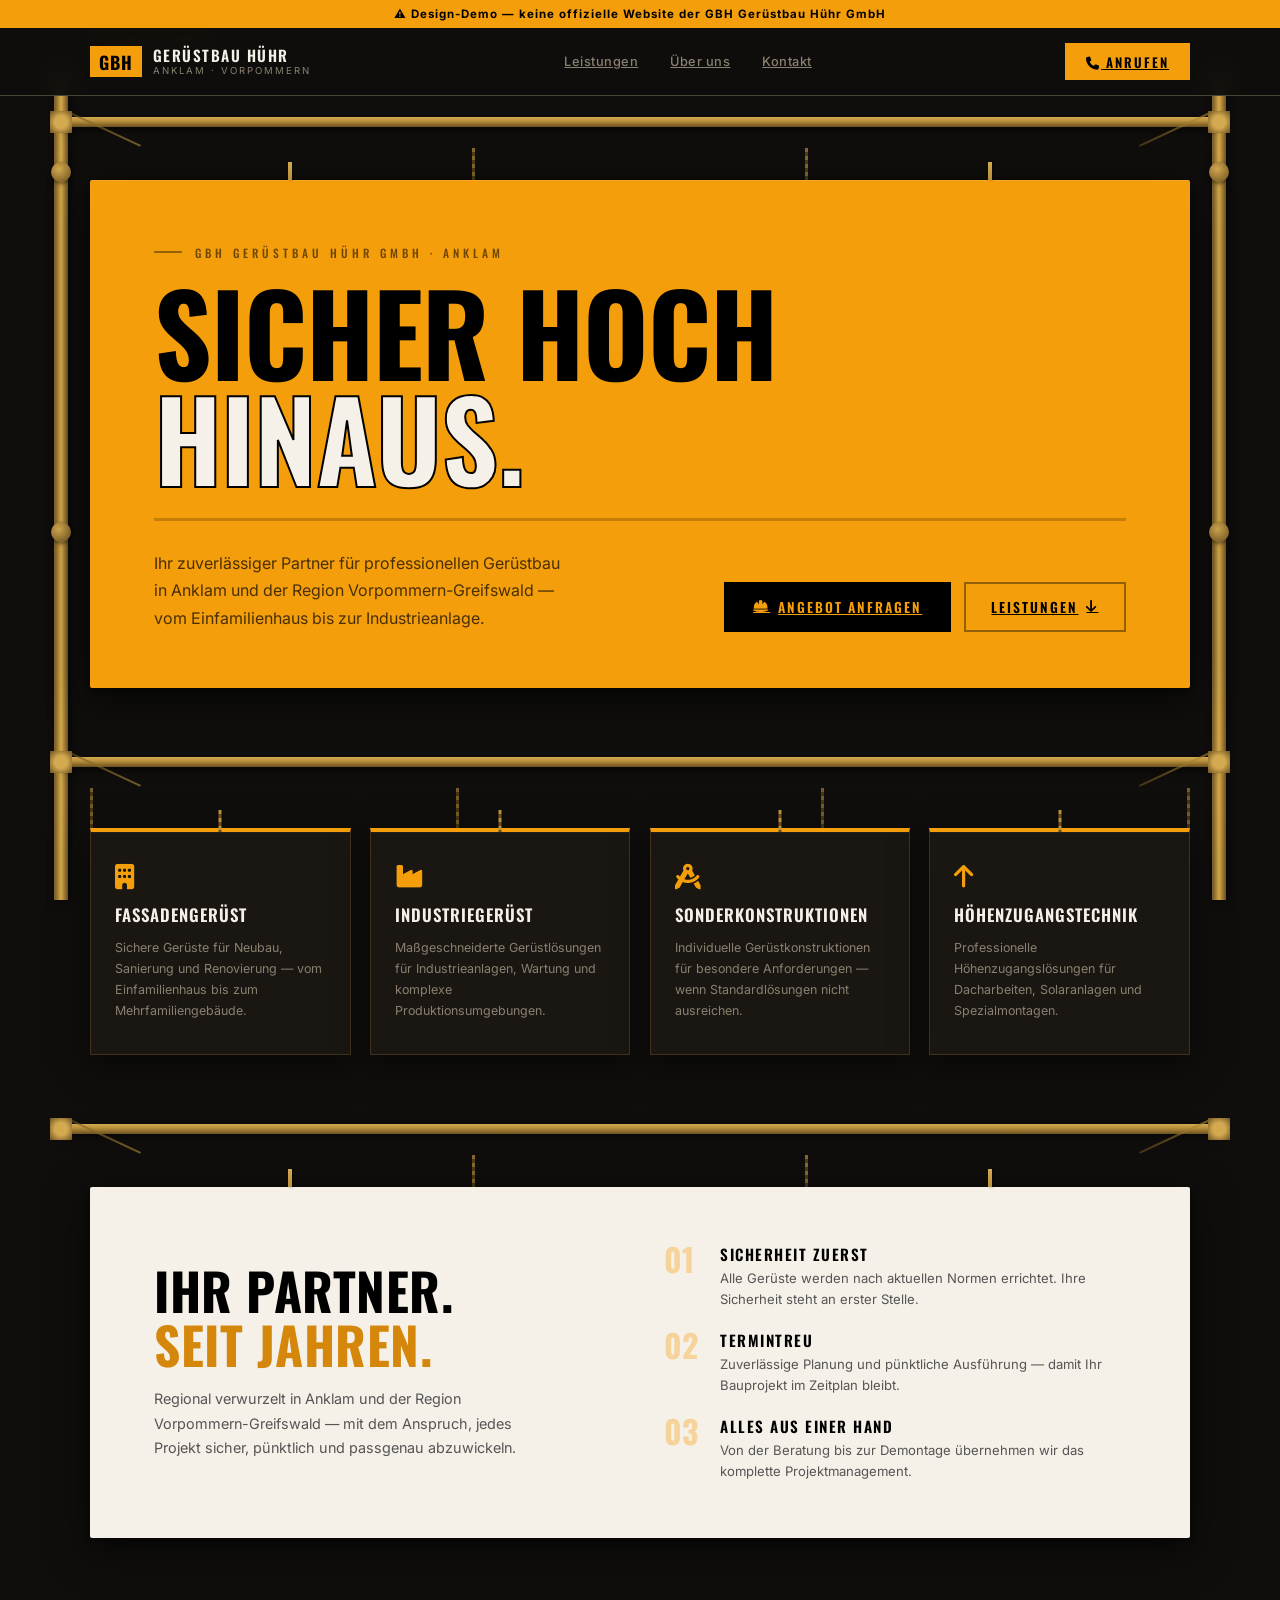
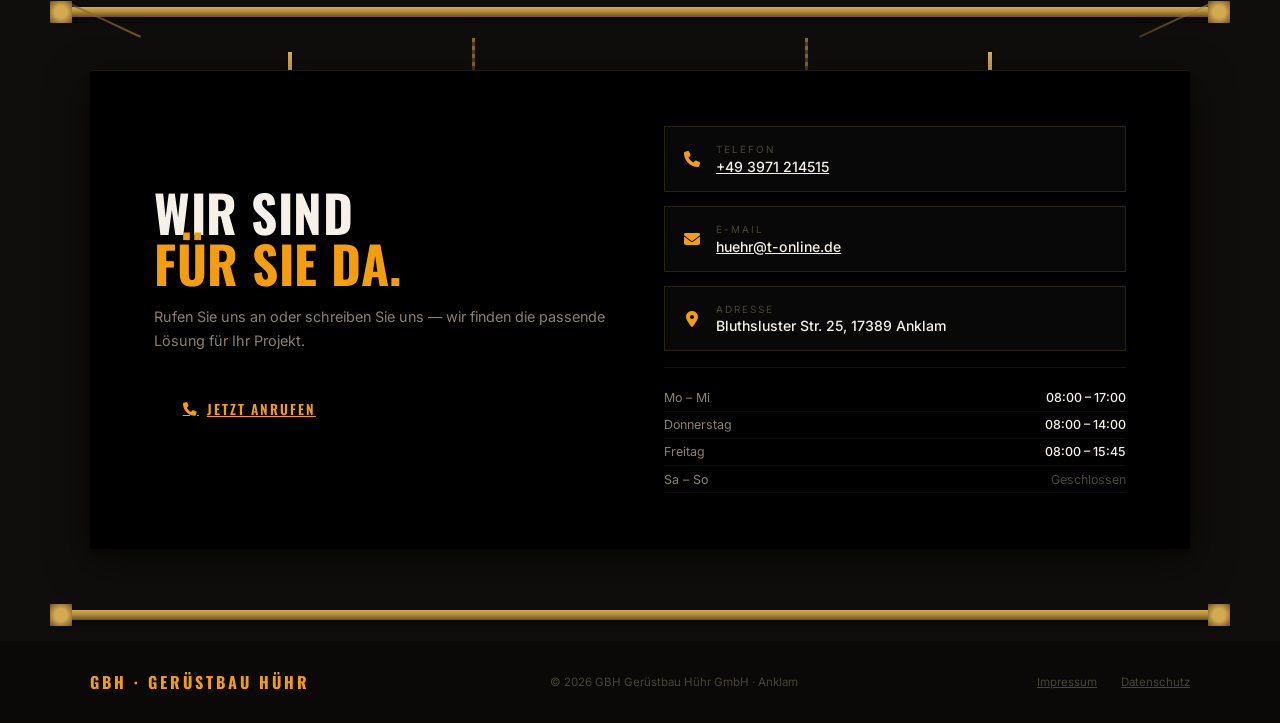
<file: geruestbau-demo/index.html>
<!DOCTYPE html>
<html lang="de">
<head>
  <meta charset="UTF-8" />
  <meta name="viewport" content="width=device-width, initial-scale=1.0" />
  <meta name="robots" content="noindex, nofollow" />
  <title>GBH Gerüstbau Hühr – Demo</title>
  <link rel="preconnect" href="https://fonts.googleapis.com" />
  <link rel="preconnect" href="https://fonts.gstatic.com" crossorigin />
  <link href="https://fonts.googleapis.com/css2?family=Oswald:wght@400;500;600;700&family=Inter:wght@300;400;500;600&display=swap" rel="stylesheet" />
  <link rel="stylesheet" href="https://cdnjs.cloudflare.com/ajax/libs/font-awesome/6.5.0/css/all.min.css" />
  <style>

/* ================================================================
   BASE
================================================================ */
*, *::before, *::after { box-sizing: border-box; margin: 0; padding: 0; }
html { scroll-behavior: smooth; }

:root {
  --bg:       #0f0e0c;
  --site:     #181612;
  --pole:     #b8903a;
  --pole-hi:  #d4aa50;
  --pole-sh:  #6b5020;
  --orange:   #f59e0b;
  --orange-d: #d4870a;
  --white:    #f5f0e8;
  --dark:     #1a1612;
  --dim:      #8a8070;
  --muted:    #4a4438;
  --head:     'Oswald', sans-serif;
  --sans:     'Inter', sans-serif;
  --ease:     0.3s cubic-bezier(0.4,0,0.2,1);
  --pole-w:   14px;
  --pole-x:   54px;
}

body {
  background: var(--bg);
  color: var(--white);
  font-family: var(--sans);
  overflow-x: hidden;
  position: relative;
}

/* ================================================================
   SCAFFOLDING POLES — fixed, run full page height
================================================================ */
.scaffold {
  position: fixed;
  top: 0; left: 0; right: 0; bottom: 0;
  pointer-events: none;
  z-index: 1;
}

.pole {
  position: absolute;
  top: 0; bottom: 0;
  width: var(--pole-w);
  background: linear-gradient(90deg, var(--pole-sh) 0%, var(--pole) 35%, var(--pole-hi) 50%, var(--pole) 65%, var(--pole-sh) 100%);
  box-shadow: 2px 0 8px rgba(0,0,0,0.6), inset 1px 0 2px rgba(255,255,255,0.1);
}
.pole-l { left: var(--pole-x); }
.pole-r { right: var(--pole-x); }

/* Bolt details on poles */
.pole::before, .pole::after {
  content: '';
  position: absolute;
  left: 50%; transform: translateX(-50%);
  width: 20px; height: 20px;
  border-radius: 50%;
  background: radial-gradient(circle at 40% 35%, var(--pole-hi), var(--pole-sh));
  box-shadow: 0 2px 4px rgba(0,0,0,0.5);
}
.pole::before { top: 18%; }
.pole::after  { top: 58%; }

/* ================================================================
   DEMO BANNER
================================================================ */
.demo-banner {
  background: var(--orange);
  color: #000;
  text-align: center;
  padding: 0.45rem 1rem;
  font-size: 0.72rem;
  font-weight: 700;
  letter-spacing: 1px;
  position: relative;
  z-index: 200;
}

/* ================================================================
   NAV
================================================================ */
#navbar {
  position: sticky;
  top: 0;
  z-index: 100;
  display: flex;
  align-items: center;
  justify-content: space-between;
  padding: 0.9rem calc(var(--pole-x) + 36px);
  background: rgba(15,14,12,0.95);
  backdrop-filter: blur(10px);
  border-bottom: 1px solid var(--muted);
}

.nav-logo {
  display: flex;
  align-items: center;
  gap: 0.7rem;
}
.nav-badge {
  background: var(--orange);
  color: #000;
  font-family: var(--head);
  font-size: 1.1rem;
  font-weight: 700;
  padding: 0.15rem 0.55rem;
  letter-spacing: 1px;
}
.nav-name {
  font-family: var(--head);
  font-size: 0.95rem;
  font-weight: 600;
  letter-spacing: 1.5px;
  text-transform: uppercase;
  line-height: 1.15;
}
.nav-sub {
  display: block;
  font-size: 0.6rem;
  font-family: var(--sans);
  font-weight: 400;
  letter-spacing: 2px;
  color: var(--dim);
  text-transform: uppercase;
}

.nav-links { display: flex; gap: 2rem; align-items: center; }
.nav-links a {
  font-family: var(--sans);
  font-size: 0.8rem;
  font-weight: 500;
  color: var(--dim);
  letter-spacing: 0.5px;
  transition: color var(--ease);
}
.nav-links a:hover { color: var(--orange); }

.nav-cta {
  background: var(--orange);
  color: #000;
  font-family: var(--head);
  font-size: 0.82rem;
  font-weight: 600;
  letter-spacing: 2px;
  text-transform: uppercase;
  padding: 0.55rem 1.3rem;
  transition: background var(--ease);
}
.nav-cta:hover { background: var(--pole-hi); }

.hamburger {
  display: none;
  flex-direction: column;
  gap: 5px;
  background: transparent;
  border: none;
  cursor: pointer;
}
.hamburger span {
  display: block;
  width: 22px; height: 2px;
  background: var(--dim);
  border-radius: 2px;
  transition: all var(--ease);
}
.hamburger.active span:nth-child(1) { transform: rotate(45deg) translate(5px,5px); }
.hamburger.active span:nth-child(2) { opacity: 0; }
.hamburger.active span:nth-child(3) { transform: rotate(-45deg) translate(5px,-5px); }

.mobile-menu {
  position: fixed;
  top: 84px; left: 0; right: 0;
  z-index: 99;
  background: rgba(15,14,12,0.98);
  border-bottom: 1px solid var(--muted);
  flex-direction: column;
  padding: 1.2rem calc(var(--pole-x) + 36px);
  gap: 1rem;
  transform: translateY(-110%);
  transition: transform var(--ease);
  display: flex;
}
.mobile-menu.open { transform: translateY(0); }
.mobile-menu a { font-size: 0.9rem; color: var(--dim); }

/* ================================================================
   CROSSBAR
================================================================ */
.crossbar {
  position: relative;
  z-index: 2;
  height: 52px;
  display: flex;
  align-items: center;
  padding: 0 var(--pole-x);
}

/* The horizontal tube */
.crossbar::before {
  content: '';
  position: absolute;
  left: calc(var(--pole-x) + var(--pole-w) / 2);
  right: calc(var(--pole-x) + var(--pole-w) / 2);
  height: 10px;
  top: 50%; transform: translateY(-50%);
  background: linear-gradient(180deg, var(--pole-hi) 0%, var(--pole) 40%, var(--pole-sh) 100%);
  box-shadow: 0 3px 8px rgba(0,0,0,0.6);
}

/* Connector bolts at poles */
.crossbar::after {
  content: '';
  position: absolute;
  left: calc(var(--pole-x) - 4px);
  right: calc(var(--pole-x) - 4px);
  height: 22px;
  top: 50%; transform: translateY(-50%);
  background:
    radial-gradient(circle at 50% 50%, var(--pole-hi) 40%, var(--pole-sh) 100%) left / 22px 22px no-repeat,
    radial-gradient(circle at 50% 50%, var(--pole-hi) 40%, var(--pole-sh) 100%) right / 22px 22px no-repeat;
  box-shadow:
    2px 2px 4px rgba(0,0,0,0.5),
    calc(100% - 2px) 2px 4px rgba(0,0,0,0.5);
}

/* Diagonal braces */
.crossbar .brace {
  position: absolute;
  height: 2px;
  background: linear-gradient(90deg, var(--pole-sh), var(--pole));
  opacity: 0.6;
  transform-origin: left center;
}
.crossbar .brace-l {
  left: calc(var(--pole-x) + var(--pole-w));
  width: 80px;
  top: 30%;
  transform: rotate(25deg);
}
.crossbar .brace-r {
  right: calc(var(--pole-x) + var(--pole-w));
  width: 80px;
  top: 30%;
  transform: rotate(-25deg);
  transform-origin: right center;
}

/* ================================================================
   ROPE — connects banner top to crossbar
================================================================ */
.rope {
  position: relative;
  z-index: 2;
  display: flex;
  justify-content: center;
  gap: 30%;
  padding: 0 calc(var(--pole-x) + 36px);
  height: 32px;
  align-items: flex-start;
}
.rope::before, .rope::after {
  content: '';
  width: 3px;
  height: 100%;
  background: repeating-linear-gradient(180deg,
    var(--pole) 0px, var(--pole) 4px,
    var(--pole-sh) 4px, var(--pole-sh) 8px
  );
  opacity: 0.7;
}

/* ================================================================
   CONTENT WRAPPER
================================================================ */
.page-content {
  position: relative;
  z-index: 2;
  padding: 0 calc(var(--pole-x) + 36px);
}

/* ================================================================
   BANNER BASE
================================================================ */
.banner {
  position: relative;
  border-radius: 2px;
  transform-origin: top center;
  animation: sway 6s ease-in-out infinite;
  box-shadow:
    0 12px 40px rgba(0,0,0,0.6),
    0 2px 8px rgba(0,0,0,0.4),
    inset 0 1px 0 rgba(255,255,255,0.1);
}

/* Hook clips at top of banners */
.banner::before {
  content: '';
  position: absolute;
  top: -18px; left: 18%;
  width: 4px; height: 18px;
  background: linear-gradient(180deg, var(--pole-hi), var(--pole));
  box-shadow: 1px 0 3px rgba(0,0,0,0.4);
}
.banner::after {
  content: '';
  position: absolute;
  top: -18px; right: 18%;
  width: 4px; height: 18px;
  background: linear-gradient(180deg, var(--pole-hi), var(--pole));
  box-shadow: 1px 0 3px rgba(0,0,0,0.4);
}

@keyframes sway {
  0%,100% { transform: rotate(-0.4deg) translateX(-2px); }
  50%      { transform: rotate(0.4deg)  translateX(2px);  }
}

/* ================================================================
   HERO BANNER
================================================================ */
.banner-hero {
  background: var(--orange);
  padding: 4rem 4rem 3.5rem;
  margin-bottom: 0;
}

.hero-label {
  font-family: var(--head);
  font-size: 0.72rem;
  font-weight: 500;
  letter-spacing: 4px;
  text-transform: uppercase;
  color: rgba(0,0,0,0.55);
  margin-bottom: 1rem;
  display: flex;
  align-items: center;
  gap: 0.8rem;
}
.hero-label::before {
  content: '';
  display: block;
  width: 28px; height: 2px;
  background: rgba(0,0,0,0.4);
}

.hero-title {
  font-family: var(--head);
  font-size: clamp(3.5rem, 9vw, 7rem);
  font-weight: 700;
  text-transform: uppercase;
  line-height: 0.95;
  letter-spacing: -1px;
  color: #000;
  margin-bottom: 1.8rem;
}
.hero-title .line2 {
  color: var(--white);
  -webkit-text-stroke: 2px #000;
  display: block;
}

.hero-bottom {
  display: flex;
  align-items: flex-end;
  justify-content: space-between;
  gap: 2rem;
  flex-wrap: wrap;
  padding-top: 1.8rem;
  border-top: 3px solid rgba(0,0,0,0.2);
}

.hero-desc {
  font-size: 1rem;
  color: rgba(0,0,0,0.7);
  max-width: 420px;
  line-height: 1.7;
}

.hero-actions { display: flex; gap: 0.8rem; flex-wrap: wrap; }

.btn-dark {
  background: #000;
  color: var(--orange);
  font-family: var(--head);
  font-size: 0.85rem;
  font-weight: 600;
  letter-spacing: 2px;
  text-transform: uppercase;
  padding: 0.85rem 1.8rem;
  display: inline-flex;
  align-items: center;
  gap: 0.5rem;
  transition: all var(--ease);
}
.btn-dark:hover { background: #1a1612; transform: translateY(-1px); box-shadow: 0 6px 20px rgba(0,0,0,0.4); }

.btn-outline-dark {
  background: transparent;
  color: #000;
  border: 2px solid rgba(0,0,0,0.4);
  font-family: var(--head);
  font-size: 0.85rem;
  font-weight: 600;
  letter-spacing: 2px;
  text-transform: uppercase;
  padding: 0.8rem 1.6rem;
  display: inline-flex;
  align-items: center;
  gap: 0.5rem;
  transition: all var(--ease);
}
.btn-outline-dark:hover { border-color: #000; background: rgba(0,0,0,0.08); }

/* ================================================================
   SERVICE BANNERS
================================================================ */
.services-rope {
  display: flex;
  justify-content: space-between;
  padding: 0 calc(var(--pole-x) + 36px);
  height: 40px;
  align-items: flex-start;
  position: relative;
  z-index: 2;
}
.services-rope span {
  width: 3px;
  height: 100%;
  background: repeating-linear-gradient(180deg,
    var(--pole) 0px, var(--pole) 4px,
    var(--pole-sh) 4px, var(--pole-sh) 8px
  );
  opacity: 0.6;
  display: block;
}

.services-grid {
  display: grid;
  grid-template-columns: repeat(4, 1fr);
  gap: 1.2rem;
  position: relative;
  z-index: 2;
  padding: 0 calc(var(--pole-x) + 36px);
}

.service-banner {
  background: var(--dark);
  border: 1px solid rgba(180,140,55,0.25);
  border-top: 4px solid var(--orange);
  padding: 2rem 1.5rem;
  position: relative;
  transform-origin: top center;
  animation: sway 5s ease-in-out infinite;
  box-shadow: 0 10px 30px rgba(0,0,0,0.5), inset 0 1px 0 rgba(255,255,255,0.04);
  transition: border-color var(--ease);
}
.service-banner:nth-child(2) { animation-delay: 0.4s; }
.service-banner:nth-child(3) { animation-delay: 0.8s; }
.service-banner:nth-child(4) { animation-delay: 1.2s; }
.service-banner:hover { border-color: rgba(245,158,11,0.6); transform: translateY(-4px) !important; animation-play-state: paused; }

/* small rope on each service banner */
.service-banner::before {
  content: '';
  position: absolute;
  top: -22px; left: 50%;
  transform: translateX(-50%);
  width: 3px; height: 22px;
  background: repeating-linear-gradient(180deg,
    var(--pole) 0px, var(--pole) 4px,
    var(--pole-sh) 4px, var(--pole-sh) 8px
  );
}

.sb-icon {
  font-size: 1.6rem;
  color: var(--orange);
  margin-bottom: 1rem;
  display: block;
}
.sb-title {
  font-family: var(--head);
  font-size: 1.05rem;
  font-weight: 600;
  text-transform: uppercase;
  letter-spacing: 1px;
  margin-bottom: 0.7rem;
  line-height: 1.2;
}
.sb-desc {
  font-size: 0.78rem;
  color: var(--dim);
  line-height: 1.7;
}

/* ================================================================
   USP BANNER
================================================================ */
.banner-usp {
  background: var(--white);
  padding: 3.5rem 4rem;
  color: #000;
}

.usp-inner {
  display: grid;
  grid-template-columns: 1fr 1fr;
  gap: 3rem;
  align-items: center;
}

.usp-heading {
  font-family: var(--head);
  font-size: clamp(2rem, 4vw, 3.2rem);
  font-weight: 700;
  text-transform: uppercase;
  line-height: 1.05;
  letter-spacing: 0.5px;
  margin-bottom: 0.5rem;
}
.usp-heading span { color: var(--orange-d); }

.usp-sub {
  font-size: 0.9rem;
  color: #555;
  margin-top: 1rem;
  line-height: 1.7;
  max-width: 380px;
}

.usp-list {
  display: flex;
  flex-direction: column;
  gap: 1.2rem;
}
.usp-item {
  display: flex;
  align-items: flex-start;
  gap: 1rem;
}
.usp-num {
  font-family: var(--head);
  font-size: 2rem;
  font-weight: 700;
  color: var(--orange);
  line-height: 1;
  flex-shrink: 0;
  width: 2.5rem;
  opacity: 0.35;
}
.usp-item h3 {
  font-family: var(--head);
  font-size: 0.95rem;
  font-weight: 600;
  letter-spacing: 1.5px;
  text-transform: uppercase;
  margin-bottom: 0.2rem;
  color: #000;
}
.usp-item p { font-size: 0.82rem; color: #555; line-height: 1.6; }

/* ================================================================
   CONTACT BANNER
================================================================ */
.banner-contact {
  background: #000;
  padding: 3.5rem 4rem;
  display: grid;
  grid-template-columns: 1fr 1fr;
  gap: 3rem;
  align-items: center;
}

.contact-heading {
  font-family: var(--head);
  font-size: clamp(2rem, 4vw, 3.5rem);
  font-weight: 700;
  text-transform: uppercase;
  line-height: 1;
  letter-spacing: 0.5px;
  color: var(--white);
}
.contact-heading span { color: var(--orange); }
.contact-tagline {
  margin-top: 1rem;
  font-size: 0.9rem;
  color: var(--dim);
  line-height: 1.7;
}

.contact-items {
  display: flex;
  flex-direction: column;
  gap: 0.9rem;
}
.contact-item {
  display: flex;
  align-items: center;
  gap: 1rem;
  padding: 1rem 1.2rem;
  border: 1px solid rgba(180,140,55,0.2);
  background: rgba(255,255,255,0.03);
  transition: all var(--ease);
}
.contact-item:hover { border-color: rgba(245,158,11,0.5); background: rgba(245,158,11,0.04); }
.contact-item i { color: var(--orange); width: 16px; text-align: center; }
.contact-item-body {}
.contact-item-label { font-size: 0.62rem; letter-spacing: 2px; text-transform: uppercase; color: var(--muted); margin-bottom: 0.15rem; }
.contact-item-val { font-size: 0.88rem; font-weight: 500; color: var(--white); }
.contact-item-val a { color: var(--white); }

.oz-grid {
  margin-top: 1rem;
  border-top: 1px solid rgba(255,255,255,0.08);
  padding-top: 1rem;
}
.oz-row {
  display: flex;
  justify-content: space-between;
  font-size: 0.78rem;
  padding: 0.35rem 0;
  border-bottom: 1px solid rgba(255,255,255,0.05);
}
.oz-day { color: var(--dim); }
.oz-time { color: var(--white); font-weight: 500; }
.oz-closed { color: var(--muted); }

/* ================================================================
   FOOTER
================================================================ */
.footer-crossbar {
  position: relative;
  z-index: 2;
  height: 52px;
  display: flex;
  align-items: center;
  padding: 0 var(--pole-x);
  margin-top: 2.5rem;
}
.footer-crossbar::before {
  content: '';
  position: absolute;
  left: calc(var(--pole-x) + var(--pole-w)/2);
  right: calc(var(--pole-x) + var(--pole-w)/2);
  height: 10px;
  top: 50%; transform: translateY(-50%);
  background: linear-gradient(180deg, var(--pole-hi) 0%, var(--pole) 40%, var(--pole-sh) 100%);
  box-shadow: 0 3px 8px rgba(0,0,0,0.6);
}
.footer-crossbar::after {
  content: '';
  position: absolute;
  left: calc(var(--pole-x) - 4px);
  right: calc(var(--pole-x) - 4px);
  height: 22px;
  top: 50%; transform: translateY(-50%);
  background:
    radial-gradient(circle at 50% 50%, var(--pole-hi) 40%, var(--pole-sh) 100%) left / 22px 22px no-repeat,
    radial-gradient(circle at 50% 50%, var(--pole-hi) 40%, var(--pole-sh) 100%) right / 22px 22px no-repeat;
}

footer {
  position: relative;
  z-index: 2;
  padding: 1.8rem calc(var(--pole-x) + 36px);
  display: flex;
  align-items: center;
  justify-content: space-between;
  flex-wrap: wrap;
  gap: 1rem;
  background: rgba(10,9,8,0.9);
}
.footer-logo { font-family: var(--head); font-size: 1rem; font-weight: 700; letter-spacing: 3px; color: var(--orange); }
.footer-copy { font-size: 0.72rem; color: var(--muted); }
.footer-links { display: flex; gap: 1.5rem; }
.footer-links a { font-size: 0.72rem; color: var(--muted); transition: color var(--ease); }
.footer-links a:hover { color: var(--orange); }

/* ================================================================
   FADE IN
================================================================ */
.fade-in {
  opacity: 0;
  transform: translateY(18px);
  transition: opacity 0.65s ease, transform 0.65s ease;
}
.fade-in.visible { opacity: 1; transform: translateY(0); }

/* ================================================================
   SECTION SPACING
================================================================ */
.gap { height: 3rem; position: relative; z-index: 2; }
.gap-sm { height: 1.5rem; position: relative; z-index: 2; }

/* ================================================================
   RESPONSIVE
================================================================ */
@media (max-width: 1000px) {
  .services-grid { grid-template-columns: repeat(2, 1fr); }
  .usp-inner { grid-template-columns: 1fr; gap: 2rem; }
  .banner-contact { grid-template-columns: 1fr; gap: 2rem; }
}

@media (max-width: 768px) {
  :root { --pole-x: 24px; --pole-w: 10px; }

  .nav-links, .nav-cta { display: none; }
  .hamburger { display: flex; }
  #navbar { padding: 0.9rem calc(var(--pole-x) + 24px); }

  .page-content { padding: 0 calc(var(--pole-x) + 18px); }
  .services-grid { grid-template-columns: 1fr 1fr; padding: 0 calc(var(--pole-x) + 18px); }
  .services-rope { padding: 0 calc(var(--pole-x) + 18px); }

  .banner-hero { padding: 2.5rem 1.8rem; }
  .hero-title { font-size: clamp(2.5rem, 12vw, 4rem); }
  .hero-bottom { flex-direction: column; align-items: flex-start; }

  .banner-usp { padding: 2.5rem 1.8rem; }
  .banner-contact { padding: 2.5rem 1.8rem; }

  footer { padding: 1.5rem calc(var(--pole-x) + 18px); flex-direction: column; text-align: center; }
  .footer-links { justify-content: center; }
}

@media (max-width: 520px) {
  .services-grid { grid-template-columns: 1fr; }
  .hero-actions { flex-direction: column; }
}

  </style>
</head>
<body>

  <!-- SCAFFOLDING POLES (fixed, full height) -->
  <div class="scaffold" aria-hidden="true">
    <div class="pole pole-l"></div>
    <div class="pole pole-r"></div>
  </div>

  <!-- DEMO BANNER -->
  <div class="demo-banner">⚠ Design-Demo — keine offizielle Website der GBH Gerüstbau Hühr GmbH</div>

  <!-- NAV -->
  <nav id="navbar">
    <div class="nav-logo">
      <div class="nav-badge">GBH</div>
      <div class="nav-name">
        Gerüstbau Hühr
        <span class="nav-sub">Anklam · Vorpommern</span>
      </div>
    </div>
    <div class="nav-links">
      <a href="#leistungen">Leistungen</a>
      <a href="#ueber-uns">Über uns</a>
      <a href="#kontakt">Kontakt</a>
    </div>
    <a href="tel:+493971214515" class="nav-cta"><i class="fa-solid fa-phone"></i> Anrufen</a>
    <button class="hamburger" id="hamburger"><span></span><span></span><span></span></button>
  </nav>

  <div class="mobile-menu" id="mobile-menu">
    <a href="#leistungen">Leistungen</a>
    <a href="#ueber-uns">Über uns</a>
    <a href="#kontakt">Kontakt</a>
    <a href="tel:+493971214515" style="color:var(--orange);font-weight:600">+49 3971 214515</a>
  </div>

  <!-- ============================================================
       HERO
  ============================================================ -->
  <div class="crossbar"><span class="brace brace-l"></span><span class="brace brace-r"></span></div>
  <div class="rope"></div>
  <div class="page-content fade-in">
    <div class="banner banner-hero">
      <div class="hero-label">GBH Gerüstbau Hühr GmbH · Anklam</div>
      <h1 class="hero-title">
        Sicher hoch<br>
        <span class="line2">hinaus.</span>
      </h1>
      <div class="hero-bottom">
        <p class="hero-desc">Ihr zuverlässiger Partner für professionellen Gerüstbau in Anklam und der Region Vorpommern-Greifswald — vom Einfamilienhaus bis zur Industrieanlage.</p>
        <div class="hero-actions">
          <a href="#kontakt" class="btn-dark"><i class="fa-solid fa-hard-hat"></i> Angebot anfragen</a>
          <a href="#leistungen" class="btn-outline-dark">Leistungen <i class="fa-solid fa-arrow-down"></i></a>
        </div>
      </div>
    </div>
  </div>

  <!-- ============================================================
       LEISTUNGEN
  ============================================================ -->
  <div class="gap"></div>
  <div class="crossbar" id="leistungen"><span class="brace brace-l"></span><span class="brace brace-r"></span></div>

  <!-- ropes above each service banner -->
  <div class="services-rope fade-in" aria-hidden="true">
    <span></span><span></span><span></span><span></span>
  </div>

  <div class="services-grid fade-in">
    <div class="service-banner">
      <i class="fa-solid fa-building sb-icon"></i>
      <div class="sb-title">Fassaden&shy;gerüst</div>
      <p class="sb-desc">Sichere Gerüste für Neubau, Sanierung und Renovierung — vom Einfamilienhaus bis zum Mehrfamiliengebäude.</p>
    </div>
    <div class="service-banner">
      <i class="fa-solid fa-industry sb-icon"></i>
      <div class="sb-title">Industrie&shy;gerüst</div>
      <p class="sb-desc">Maßgeschneiderte Gerüstlösungen für Industrieanlagen, Wartung und komplexe Produktionsumgebungen.</p>
    </div>
    <div class="service-banner">
      <i class="fa-solid fa-drafting-compass sb-icon"></i>
      <div class="sb-title">Sonder&shy;konstruktionen</div>
      <p class="sb-desc">Individuelle Gerüstkonstruktionen für besondere Anforderungen — wenn Standardlösungen nicht ausreichen.</p>
    </div>
    <div class="service-banner">
      <i class="fa-solid fa-arrow-up sb-icon"></i>
      <div class="sb-title">Höhen&shy;zugangstechnik</div>
      <p class="sb-desc">Professionelle Höhenzugangslösungen für Dacharbeiten, Solaranlagen und Spezialmontagen.</p>
    </div>
  </div>

  <!-- ============================================================
       ÜBER UNS / USP
  ============================================================ -->
  <div class="gap"></div>
  <div class="crossbar" id="ueber-uns"><span class="brace brace-l"></span><span class="brace brace-r"></span></div>
  <div class="rope"></div>
  <div class="page-content fade-in">
    <div class="banner banner-usp">
      <div class="usp-inner">
        <div>
          <h2 class="usp-heading">Ihr Partner.<br><span>Seit Jahren.</span></h2>
          <p class="usp-sub">Regional verwurzelt in Anklam und der Region Vorpommern-Greifswald — mit dem Anspruch, jedes Projekt sicher, pünktlich und passgenau abzuwickeln.</p>
        </div>
        <div class="usp-list">
          <div class="usp-item">
            <div class="usp-num">01</div>
            <div>
              <h3>Sicherheit zuerst</h3>
              <p>Alle Gerüste werden nach aktuellen Normen errichtet. Ihre Sicherheit steht an erster Stelle.</p>
            </div>
          </div>
          <div class="usp-item">
            <div class="usp-num">02</div>
            <div>
              <h3>Termintreu</h3>
              <p>Zuverlässige Planung und pünktliche Ausführung — damit Ihr Bauprojekt im Zeitplan bleibt.</p>
            </div>
          </div>
          <div class="usp-item">
            <div class="usp-num">03</div>
            <div>
              <h3>Alles aus einer Hand</h3>
              <p>Von der Beratung bis zur Demontage übernehmen wir das komplette Projektmanagement.</p>
            </div>
          </div>
        </div>
      </div>
    </div>
  </div>

  <!-- ============================================================
       KONTAKT
  ============================================================ -->
  <div class="gap"></div>
  <div class="crossbar" id="kontakt"><span class="brace brace-l"></span><span class="brace brace-r"></span></div>
  <div class="rope"></div>
  <div class="page-content fade-in">
    <div class="banner banner-contact">
      <div>
        <h2 class="contact-heading">Wir sind<br><span>für Sie da.</span></h2>
        <p class="contact-tagline">Rufen Sie uns an oder schreiben Sie uns — wir finden die passende Lösung für Ihr Projekt.</p>
        <div style="margin-top:2rem">
          <a href="tel:+493971214515" class="btn-dark"><i class="fa-solid fa-phone"></i> Jetzt anrufen</a>
        </div>
      </div>
      <div>
        <div class="contact-items">
          <div class="contact-item">
            <i class="fa-solid fa-phone"></i>
            <div class="contact-item-body">
              <div class="contact-item-label">Telefon</div>
              <div class="contact-item-val"><a href="tel:+493971214515">+49 3971 214515</a></div>
            </div>
          </div>
          <div class="contact-item">
            <i class="fa-solid fa-envelope"></i>
            <div class="contact-item-body">
              <div class="contact-item-label">E-Mail</div>
              <div class="contact-item-val"><a href="mailto:huehr@t-online.de">huehr@t-online.de</a></div>
            </div>
          </div>
          <div class="contact-item">
            <i class="fa-solid fa-location-dot"></i>
            <div class="contact-item-body">
              <div class="contact-item-label">Adresse</div>
              <div class="contact-item-val">Bluthsluster Str. 25, 17389 Anklam</div>
            </div>
          </div>
        </div>
        <div class="oz-grid">
          <div class="oz-row"><span class="oz-day">Mo – Mi</span><span class="oz-time">08:00 – 17:00</span></div>
          <div class="oz-row"><span class="oz-day">Donnerstag</span><span class="oz-time">08:00 – 14:00</span></div>
          <div class="oz-row"><span class="oz-day">Freitag</span><span class="oz-time">08:00 – 15:45</span></div>
          <div class="oz-row"><span class="oz-day">Sa – So</span><span class="oz-closed">Geschlossen</span></div>
        </div>
      </div>
    </div>
  </div>

  <!-- FOOTER -->
  <div class="footer-crossbar"></div>
  <footer>
    <div class="footer-logo">GBH · GERÜSTBAU HÜHR</div>
    <div class="footer-copy">© 2026 GBH Gerüstbau Hühr GmbH · Anklam</div>
    <div class="footer-links">
      <a href="#">Impressum</a>
      <a href="#">Datenschutz</a>
    </div>
  </footer>

  <script>
    // NAV scroll
    const navbar = document.getElementById('navbar');
    window.addEventListener('scroll', () => {
      navbar.style.borderBottomColor = window.scrollY > 20 ? 'rgba(180,140,55,0.3)' : 'rgba(74,68,56,1)';
    }, { passive: true });

    // Hamburger
    const hamburger  = document.getElementById('hamburger');
    const mobileMenu = document.getElementById('mobile-menu');
    hamburger.addEventListener('click', () => {
      hamburger.classList.toggle('active');
      mobileMenu.classList.toggle('open');
    });
    mobileMenu.querySelectorAll('a').forEach(a =>
      a.addEventListener('click', () => {
        hamburger.classList.remove('active');
        mobileMenu.classList.remove('open');
      })
    );

    // Fade in on scroll
    const io = new IntersectionObserver(entries => {
      entries.forEach(e => {
        if (e.isIntersecting) { e.target.classList.add('visible'); io.unobserve(e.target); }
      });
    }, { threshold: 0.07 });
    document.querySelectorAll('.fade-in').forEach(el => io.observe(el));
  </script>

</body>
</html>
</file>
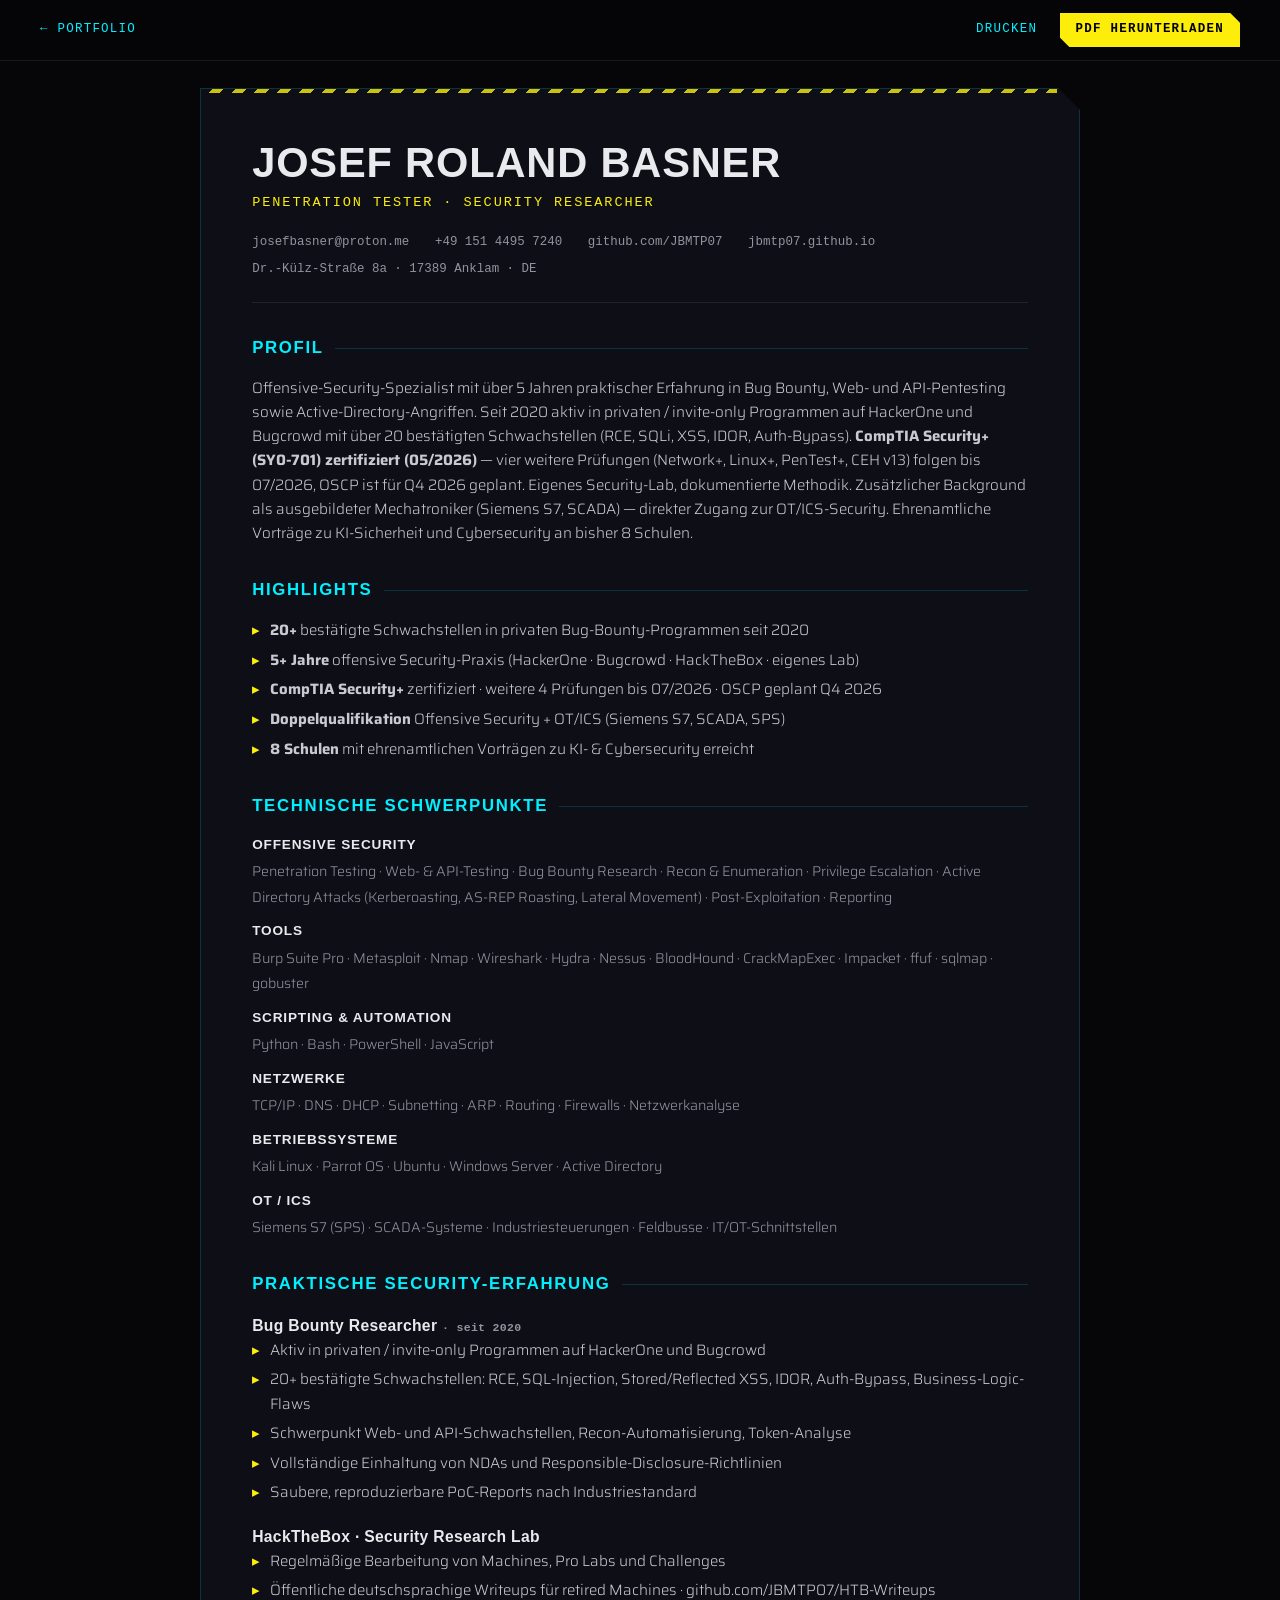
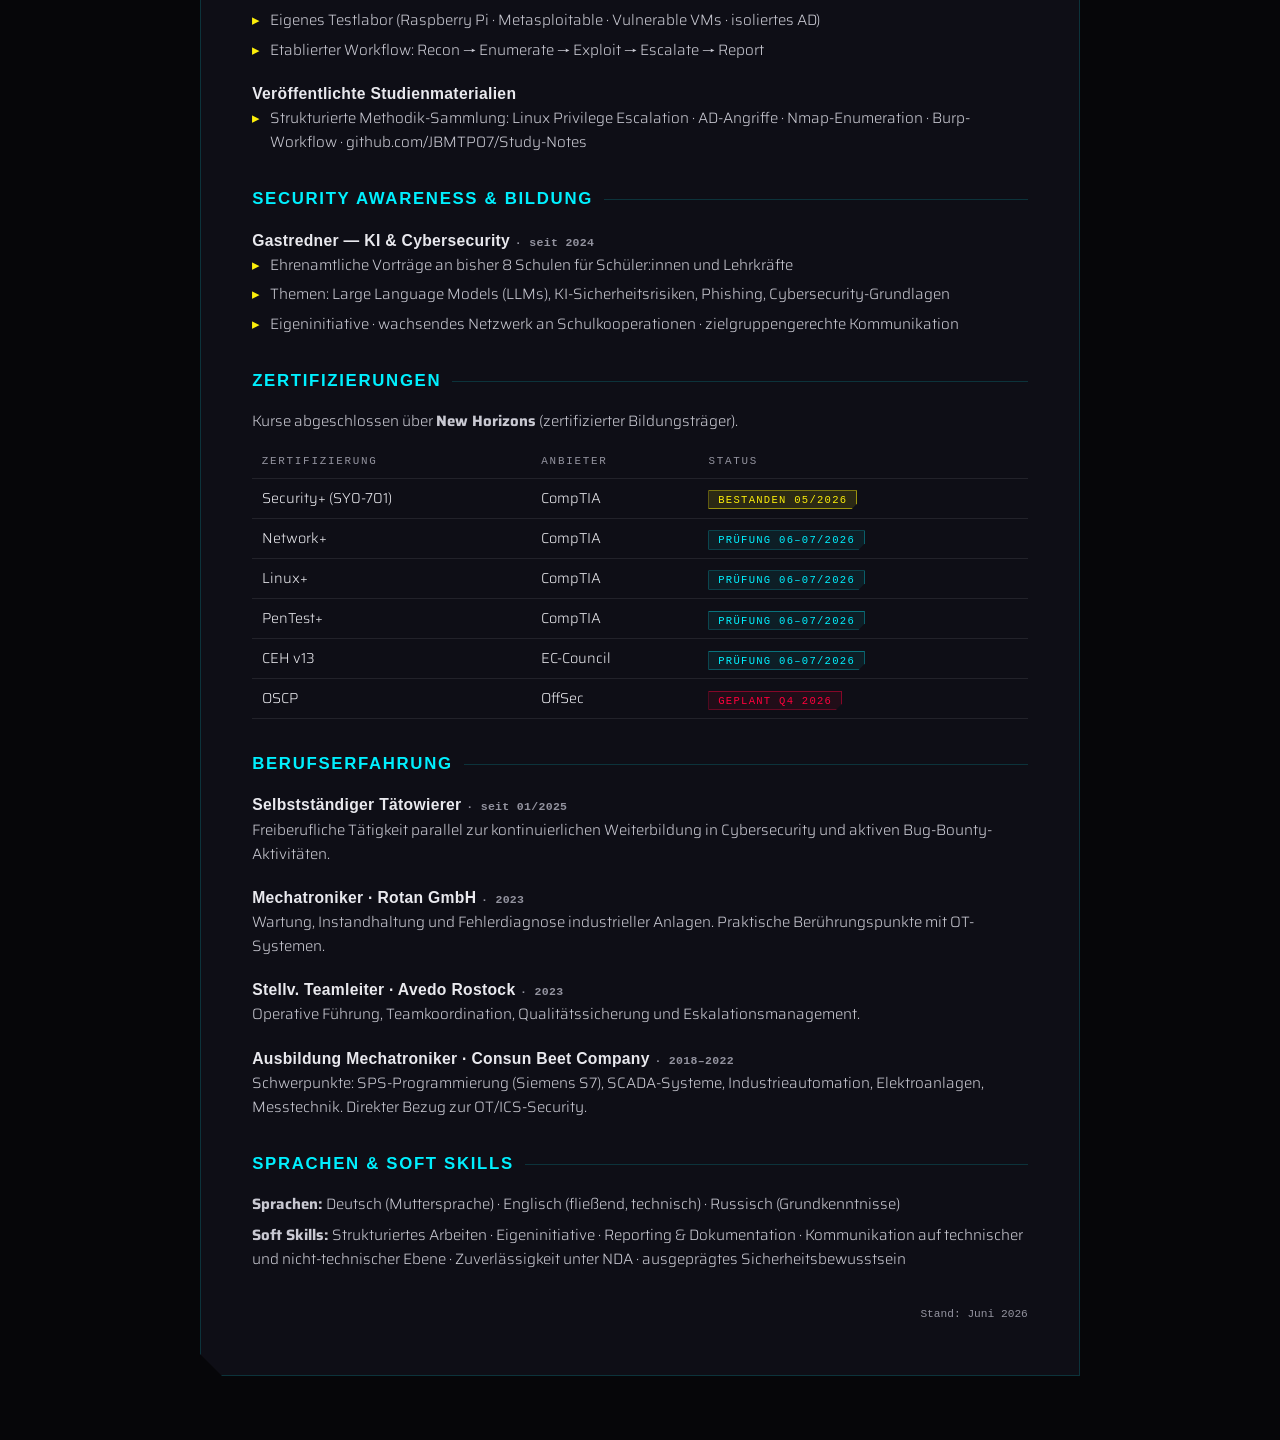
<file: cv.html>
<!DOCTYPE html>
<html lang="de">
<head>
<meta charset="UTF-8">
<meta name="viewport" content="width=device-width, initial-scale=1.0">
<title>Lebenslauf — Josef Roland Basner · Penetration Tester</title>
<meta name="description" content="Lebenslauf von Josef Roland Basner — Penetration Tester & Security Researcher. CompTIA Security+ zertifiziert, 20+ Bug-Bounty-Findings, OT/ICS-Background.">
<meta name="robots" content="noindex">
<meta name="theme-color" content="#060609">
<link rel="icon" href="data:image/svg+xml,%3Csvg xmlns='http://www.w3.org/2000/svg' viewBox='0 0 64 64'%3E%3Crect width='64' height='64' rx='8' fill='%23060609'/%3E%3Ctext x='32' y='42' font-family='monospace' font-size='28' font-weight='700' fill='%23fcee0a' text-anchor='middle'%3EJB%3C/text%3E%3Cpath d='M50 54h8v4h-8z' fill='%2300f0ff'/%3E%3C/svg%3E">
<link rel="preconnect" href="https://fonts.bunny.net">
<link href="https://fonts.bunny.net/css?family=chakra-petch:400,600,700|saira:300,400,500,600|ibm-plex-mono:400,500" rel="stylesheet">
<style>
:root{
  --bg:#060609; --panel:#0e0e16; --yellow:#fcee0a; --cyan:#00f0ff; --red:#ff003c;
  --text:#e9e9ee; --dim:#93939f; --line:rgba(0,240,255,.16); --line-soft:rgba(233,233,238,.09);
}
*{margin:0;padding:0;box-sizing:border-box}
body{
  background:var(--bg);color:var(--text);
  font-family:"Saira",sans-serif;font-weight:300;line-height:1.6;
  padding:5.5rem 1rem 4rem;
}
a{color:var(--cyan);text-decoration:none}
a:hover{color:var(--yellow)}
.topbar{
  position:fixed;top:0;left:0;right:0;z-index:10;
  display:flex;justify-content:space-between;align-items:center;
  padding:.8rem clamp(1rem,4vw,2.5rem);
  background:rgba(6,6,9,.8);backdrop-filter:blur(10px);
  border-bottom:1px solid var(--line-soft);
}
.topbar a{font-family:"IBM Plex Mono",monospace;font-size:.78rem;letter-spacing:.1em;text-transform:uppercase}
.topbar__actions{display:flex;gap:1.4rem;align-items:center}
.btn-dl{
  background:var(--yellow);color:#000 !important;padding:.45rem 1rem;font-weight:600;
  clip-path:polygon(0 0,calc(100% - 10px) 0,100% 10px,100% 100%,10px 100%,0 calc(100% - 10px));
}
.btn-dl:hover{background:#fff}
.sheet{
  max-width:880px;margin:0 auto;background:var(--panel);
  border:1px solid var(--line);padding:clamp(1.6rem,5vw,3.2rem);
  clip-path:polygon(0 0,calc(100% - 22px) 0,100% 22px,100% 100%,22px 100%,0 calc(100% - 22px));
  position:relative;
}
.sheet::before{
  content:"";position:absolute;top:0;left:0;right:22px;height:4px;
  background:repeating-linear-gradient(-45deg,var(--yellow) 0 8px,transparent 8px 16px);opacity:.8;
}
h1{font-family:"Chakra Petch",sans-serif;font-weight:700;font-size:clamp(1.8rem,5vw,2.6rem);
   text-transform:uppercase;letter-spacing:.02em;line-height:1.1}
.role{font-family:"IBM Plex Mono",monospace;color:var(--yellow);font-size:.85rem;
      letter-spacing:.14em;text-transform:uppercase;margin:.4rem 0 1.2rem}
.meta{display:flex;flex-wrap:wrap;gap:.4rem 1.6rem;font-family:"IBM Plex Mono",monospace;
      font-size:.78rem;color:var(--dim);padding-bottom:1.4rem;border-bottom:1px solid var(--line-soft)}
h2{font-family:"Chakra Petch",sans-serif;font-weight:600;font-size:1.05rem;
   text-transform:uppercase;letter-spacing:.1em;color:var(--cyan);
   margin:2rem 0 .9rem;display:flex;align-items:center;gap:.7rem}
h2::after{content:"";flex:1;height:1px;background:var(--line)}
p,li{font-size:.94rem;color:#c9c9d2}
ul{list-style:none}
ul.dash li{padding-left:1.1rem;position:relative;margin-bottom:.35rem}
ul.dash li::before{content:"▸";position:absolute;left:0;color:var(--yellow)}
.job{margin-bottom:1.2rem}
.job h3{font-family:"Chakra Petch",sans-serif;font-weight:600;font-size:.98rem;letter-spacing:.02em}
.job .when{font-family:"IBM Plex Mono",monospace;font-size:.72rem;color:var(--dim)}
.skillrow{margin-bottom:.7rem}
.skillrow b{font-family:"Chakra Petch",sans-serif;font-weight:600;font-size:.85rem;
            text-transform:uppercase;letter-spacing:.06em;color:var(--text);display:block;margin-bottom:.15rem}
.skillrow span{font-size:.88rem;color:var(--dim)}
table{width:100%;border-collapse:collapse;font-size:.9rem}
th,td{text-align:left;padding:.5rem .6rem;border-bottom:1px solid var(--line-soft)}
th{font-family:"IBM Plex Mono",monospace;font-size:.68rem;letter-spacing:.16em;
   text-transform:uppercase;color:var(--dim);font-weight:500}
.badge{font-family:"IBM Plex Mono",monospace;font-size:.66rem;letter-spacing:.12em;
       padding:.16rem .55rem;white-space:nowrap;
       clip-path:polygon(0 0,100% 0,100% calc(100% - 6px),calc(100% - 6px) 100%,0 100%)}
.badge--done{background:rgba(252,238,10,.12);border:1px solid rgba(252,238,10,.55);color:var(--yellow)}
.badge--sched{background:rgba(0,240,255,.07);border:1px solid rgba(0,240,255,.4);color:var(--cyan)}
.badge--plan{background:rgba(255,0,60,.08);border:1px solid rgba(255,0,60,.45);color:var(--red)}
.stand{font-family:"IBM Plex Mono",monospace;font-size:.7rem;color:var(--dim);
       margin-top:2.2rem;text-align:right}

/* ---------- print: clean white CV ---------- */
@media print{
  body{background:#fff;color:#111;padding:0;font-size:11pt}
  .topbar{display:none}
  .sheet{max-width:none;border:none;background:#fff;clip-path:none;padding:0}
  .sheet::before{display:none}
  h1{color:#000}
  .role{color:#0e7490}
  .meta,p,li,.skillrow span,.job .when{color:#333}
  .skillrow b{color:#111}
  h2{color:#0e7490}
  h2::after{background:#ccc}
  ul.dash li::before{color:#0e7490}
  th{color:#666}
  th,td{border-bottom:1px solid #ddd}
  .badge{border:1px solid #999;color:#111;background:none}
  .badge--done{border-color:#0e7490;color:#0e7490;font-weight:600}
  a{color:#0e7490}
  .stand{color:#888}
}
</style>
</head>
<body>

<nav class="topbar">
  <a href="index.html">← Portfolio</a>
  <div class="topbar__actions">
    <a href="#" onclick="window.print();return false">Drucken</a>
    <a class="btn-dl" href="Josef_Basner_CV.pdf" download>PDF herunterladen</a>
  </div>
</nav>

<article class="sheet">
  <header>
    <h1>Josef Roland Basner</h1>
    <p class="role">Penetration Tester · Security Researcher</p>
    <div class="meta">
      <span>josefbasner@proton.me</span>
      <span>+49 151 4495 7240</span>
      <span>github.com/JBMTP07</span>
      <span>jbmtp07.github.io</span>
      <span>Dr.-Külz-Straße 8a · 17389 Anklam · DE</span>
    </div>
  </header>

  <h2>Profil</h2>
  <p>
    Offensive-Security-Spezialist mit über 5 Jahren praktischer Erfahrung in Bug Bounty,
    Web- und API-Pentesting sowie Active-Directory-Angriffen. Seit 2020 aktiv in privaten /
    invite-only Programmen auf HackerOne und Bugcrowd mit über 20 bestätigten Schwachstellen
    (RCE, SQLi, XSS, IDOR, Auth-Bypass). <strong>CompTIA Security+ (SY0-701) zertifiziert
    (05/2026)</strong> — vier weitere Prüfungen (Network+, Linux+, PenTest+, CEH v13) folgen
    bis 07/2026, OSCP ist für Q4 2026 geplant. Eigenes Security-Lab, dokumentierte Methodik.
    Zusätzlicher Background als ausgebildeter Mechatroniker (Siemens S7, SCADA) — direkter
    Zugang zur OT/ICS-Security. Ehrenamtliche Vorträge zu KI-Sicherheit und Cybersecurity
    an bisher 8 Schulen.
  </p>

  <h2>Highlights</h2>
  <ul class="dash">
    <li><strong>20+</strong> bestätigte Schwachstellen in privaten Bug-Bounty-Programmen seit 2020</li>
    <li><strong>5+ Jahre</strong> offensive Security-Praxis (HackerOne · Bugcrowd · HackTheBox · eigenes Lab)</li>
    <li><strong>CompTIA Security+</strong> zertifiziert · weitere 4 Prüfungen bis 07/2026 · OSCP geplant Q4 2026</li>
    <li><strong>Doppelqualifikation</strong> Offensive Security + OT/ICS (Siemens S7, SCADA, SPS)</li>
    <li><strong>8 Schulen</strong> mit ehrenamtlichen Vorträgen zu KI- & Cybersecurity erreicht</li>
  </ul>

  <h2>Technische Schwerpunkte</h2>
  <div class="skillrow"><b>Offensive Security</b><span>Penetration Testing · Web- & API-Testing · Bug Bounty Research · Recon & Enumeration · Privilege Escalation · Active Directory Attacks (Kerberoasting, AS-REP Roasting, Lateral Movement) · Post-Exploitation · Reporting</span></div>
  <div class="skillrow"><b>Tools</b><span>Burp Suite Pro · Metasploit · Nmap · Wireshark · Hydra · Nessus · BloodHound · CrackMapExec · Impacket · ffuf · sqlmap · gobuster</span></div>
  <div class="skillrow"><b>Scripting & Automation</b><span>Python · Bash · PowerShell · JavaScript</span></div>
  <div class="skillrow"><b>Netzwerke</b><span>TCP/IP · DNS · DHCP · Subnetting · ARP · Routing · Firewalls · Netzwerkanalyse</span></div>
  <div class="skillrow"><b>Betriebssysteme</b><span>Kali Linux · Parrot OS · Ubuntu · Windows Server · Active Directory</span></div>
  <div class="skillrow"><b>OT / ICS</b><span>Siemens S7 (SPS) · SCADA-Systeme · Industriesteuerungen · Feldbusse · IT/OT-Schnittstellen</span></div>

  <h2>Praktische Security-Erfahrung</h2>
  <div class="job">
    <h3>Bug Bounty Researcher <span class="when">· seit 2020</span></h3>
    <ul class="dash">
      <li>Aktiv in privaten / invite-only Programmen auf HackerOne und Bugcrowd</li>
      <li>20+ bestätigte Schwachstellen: RCE, SQL-Injection, Stored/Reflected XSS, IDOR, Auth-Bypass, Business-Logic-Flaws</li>
      <li>Schwerpunkt Web- und API-Schwachstellen, Recon-Automatisierung, Token-Analyse</li>
      <li>Vollständige Einhaltung von NDAs und Responsible-Disclosure-Richtlinien</li>
      <li>Saubere, reproduzierbare PoC-Reports nach Industriestandard</li>
    </ul>
  </div>
  <div class="job">
    <h3>HackTheBox · Security Research Lab</h3>
    <ul class="dash">
      <li>Regelmäßige Bearbeitung von Machines, Pro Labs und Challenges</li>
      <li>Öffentliche deutschsprachige Writeups für retired Machines · github.com/JBMTP07/HTB-Writeups</li>
      <li>Eigenes Testlabor (Raspberry Pi · Metasploitable · Vulnerable VMs · isoliertes AD)</li>
      <li>Etablierter Workflow: Recon → Enumerate → Exploit → Escalate → Report</li>
    </ul>
  </div>
  <div class="job">
    <h3>Veröffentlichte Studienmaterialien</h3>
    <ul class="dash">
      <li>Strukturierte Methodik-Sammlung: Linux Privilege Escalation · AD-Angriffe · Nmap-Enumeration · Burp-Workflow · github.com/JBMTP07/Study-Notes</li>
    </ul>
  </div>

  <h2>Security Awareness & Bildung</h2>
  <div class="job">
    <h3>Gastredner — KI & Cybersecurity <span class="when">· seit 2024</span></h3>
    <ul class="dash">
      <li>Ehrenamtliche Vorträge an bisher 8 Schulen für Schüler:innen und Lehrkräfte</li>
      <li>Themen: Large Language Models (LLMs), KI-Sicherheitsrisiken, Phishing, Cybersecurity-Grundlagen</li>
      <li>Eigeninitiative · wachsendes Netzwerk an Schulkooperationen · zielgruppengerechte Kommunikation</li>
    </ul>
  </div>

  <h2>Zertifizierungen</h2>
  <p style="margin-bottom:.7rem">Kurse abgeschlossen über <strong>New Horizons</strong> (zertifizierter Bildungsträger).</p>
  <table>
    <thead><tr><th>Zertifizierung</th><th>Anbieter</th><th>Status</th></tr></thead>
    <tbody>
      <tr><td>Security+ (SY0-701)</td><td>CompTIA</td><td><span class="badge badge--done">BESTANDEN 05/2026</span></td></tr>
      <tr><td>Network+</td><td>CompTIA</td><td><span class="badge badge--sched">PRÜFUNG 06–07/2026</span></td></tr>
      <tr><td>Linux+</td><td>CompTIA</td><td><span class="badge badge--sched">PRÜFUNG 06–07/2026</span></td></tr>
      <tr><td>PenTest+</td><td>CompTIA</td><td><span class="badge badge--sched">PRÜFUNG 06–07/2026</span></td></tr>
      <tr><td>CEH v13</td><td>EC-Council</td><td><span class="badge badge--sched">PRÜFUNG 06–07/2026</span></td></tr>
      <tr><td>OSCP</td><td>OffSec</td><td><span class="badge badge--plan">GEPLANT Q4 2026</span></td></tr>
    </tbody>
  </table>

  <h2>Berufserfahrung</h2>
  <div class="job">
    <h3>Selbstständiger Tätowierer <span class="when">· seit 01/2025</span></h3>
    <p>Freiberufliche Tätigkeit parallel zur kontinuierlichen Weiterbildung in Cybersecurity und aktiven Bug-Bounty-Aktivitäten.</p>
  </div>
  <div class="job">
    <h3>Mechatroniker · Rotan GmbH <span class="when">· 2023</span></h3>
    <p>Wartung, Instandhaltung und Fehlerdiagnose industrieller Anlagen. Praktische Berührungspunkte mit OT-Systemen.</p>
  </div>
  <div class="job">
    <h3>Stellv. Teamleiter · Avedo Rostock <span class="when">· 2023</span></h3>
    <p>Operative Führung, Teamkoordination, Qualitätssicherung und Eskalationsmanagement.</p>
  </div>
  <div class="job">
    <h3>Ausbildung Mechatroniker · Consun Beet Company <span class="when">· 2018–2022</span></h3>
    <p>Schwerpunkte: SPS-Programmierung (Siemens S7), SCADA-Systeme, Industrieautomation, Elektroanlagen, Messtechnik. Direkter Bezug zur OT/ICS-Security.</p>
  </div>

  <h2>Sprachen & Soft Skills</h2>
  <p><strong>Sprachen:</strong> Deutsch (Muttersprache) · Englisch (fließend, technisch) · Russisch (Grundkenntnisse)</p>
  <p style="margin-top:.4rem"><strong>Soft Skills:</strong> Strukturiertes Arbeiten · Eigeninitiative · Reporting & Dokumentation · Kommunikation auf technischer und nicht-technischer Ebene · Zuverlässigkeit unter NDA · ausgeprägtes Sicherheitsbewusstsein</p>

  <p class="stand">Stand: Juni 2026</p>
</article>

</body>
</html>
</file>
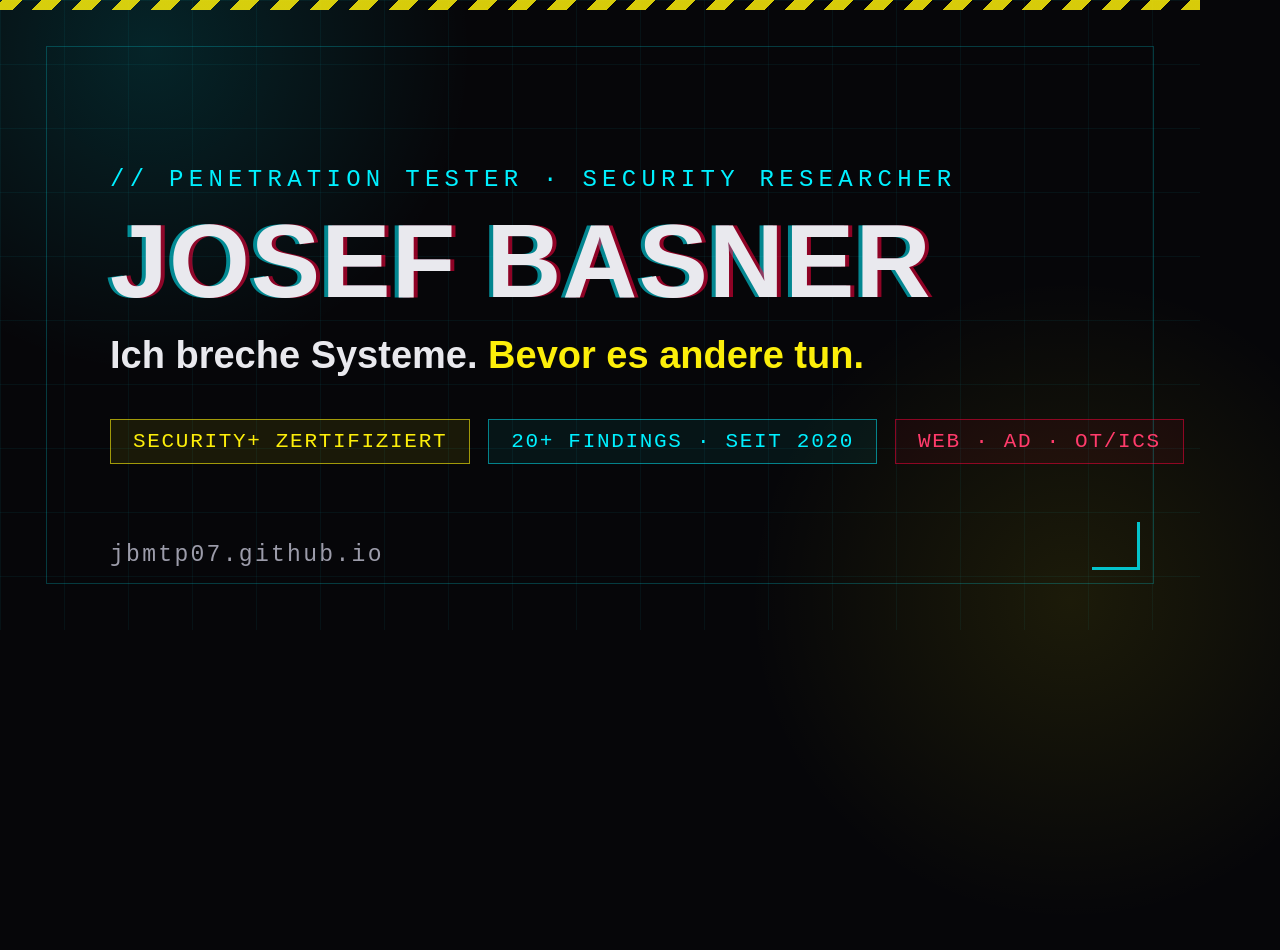
<file: og_template.html>
<!DOCTYPE html>
<html lang="de">
<head>
<meta charset="UTF-8">
<link href="https://fonts.bunny.net/css?family=chakra-petch:600,700|ibm-plex-mono:400,500" rel="stylesheet">
<style>
*{margin:0;padding:0;box-sizing:border-box}
body{width:1200px;height:630px;background:#060609;overflow:hidden;position:relative;
     font-family:"Chakra Petch",sans-serif;color:#e9e9ee}
.grid{position:absolute;inset:0;
  background-image:linear-gradient(rgba(0,240,255,.05) 1px,transparent 1px),
                   linear-gradient(90deg,rgba(0,240,255,.05) 1px,transparent 1px);
  background-size:64px 64px}
.glow1{position:absolute;width:700px;height:700px;left:-200px;top:-300px;border-radius:50%;
  background:radial-gradient(circle,rgba(0,240,255,.13),transparent 65%)}
.glow2{position:absolute;width:700px;height:700px;right:-220px;bottom:-320px;border-radius:50%;
  background:radial-gradient(circle,rgba(252,238,10,.09),transparent 65%)}
.hazard{position:absolute;top:0;left:0;right:0;height:10px;
  background:repeating-linear-gradient(-45deg,#fcee0a 0 14px,transparent 14px 28px);opacity:.85}
.frame{position:absolute;inset:46px;border:1px solid rgba(0,240,255,.22)}
.corner{position:absolute;right:60px;bottom:60px;width:48px;height:48px;
  border-right:3px solid #00f0ff;border-bottom:3px solid #00f0ff;opacity:.8}
.inner{position:absolute;inset:0;display:flex;flex-direction:column;justify-content:center;padding:0 110px}
.eyebrow{font-family:"IBM Plex Mono",monospace;font-size:24px;letter-spacing:.22em;color:#00f0ff;margin-bottom:18px}
h1{font-size:104px;font-weight:700;text-transform:uppercase;line-height:.98;letter-spacing:.01em;
   text-shadow:4px 0 0 rgba(255,0,60,.55),-4px 0 0 rgba(0,240,255,.55)}
.tag{font-size:38px;font-weight:600;margin-top:22px}
.tag .y{color:#fcee0a}
.chips{display:flex;gap:18px;margin-top:42px;font-family:"IBM Plex Mono",monospace;font-size:21px}
.chip{padding:10px 22px;letter-spacing:.08em;white-space:nowrap}
.chip.c1{border:1.5px solid rgba(252,238,10,.6);color:#fcee0a;background:rgba(252,238,10,.08)}
.chip.c2{border:1.5px solid rgba(0,240,255,.5);color:#00f0ff;background:rgba(0,240,255,.06)}
.chip.c3{border:1.5px solid rgba(255,0,60,.5);color:#ff3b6b;background:rgba(255,0,60,.06)}
.url{position:absolute;bottom:62px;left:110px;font-family:"IBM Plex Mono",monospace;font-size:23px;color:#9c9caa;letter-spacing:.1em}
</style>
</head>
<body>
<div class="grid"></div><div class="glow1"></div><div class="glow2"></div>
<div class="hazard"></div><div class="frame"></div><div class="corner"></div>
<div class="inner">
  <div class="eyebrow">// PENETRATION TESTER · SECURITY RESEARCHER</div>
  <h1>Josef Basner</h1>
  <div class="tag">Ich breche Systeme. <span class="y">Bevor es andere tun.</span></div>
  <div class="chips">
    <span class="chip c1">SECURITY+ ZERTIFIZIERT</span>
    <span class="chip c2">20+ FINDINGS · SEIT 2020</span>
    <span class="chip c3">WEB · AD · OT/ICS</span>
  </div>
</div>
<div class="url">jbmtp07.github.io</div>
</body>
</html>
</file>
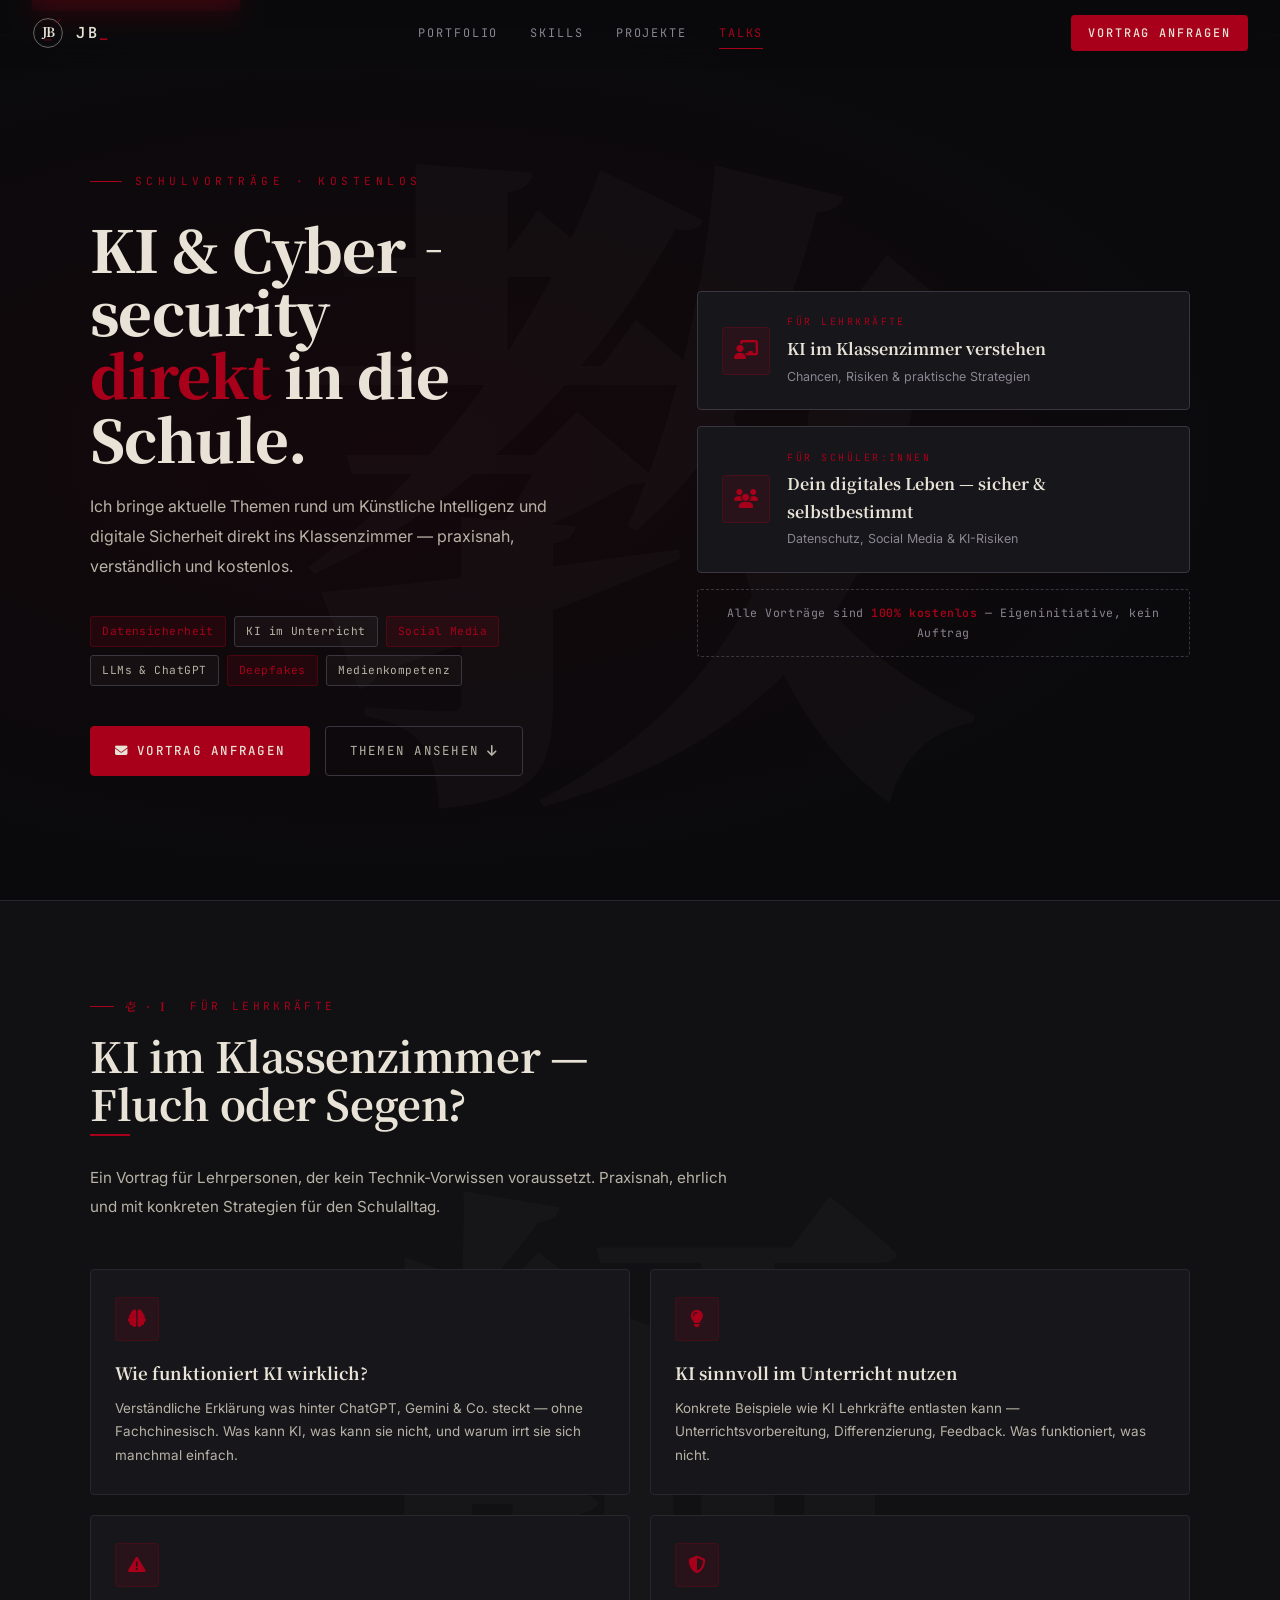
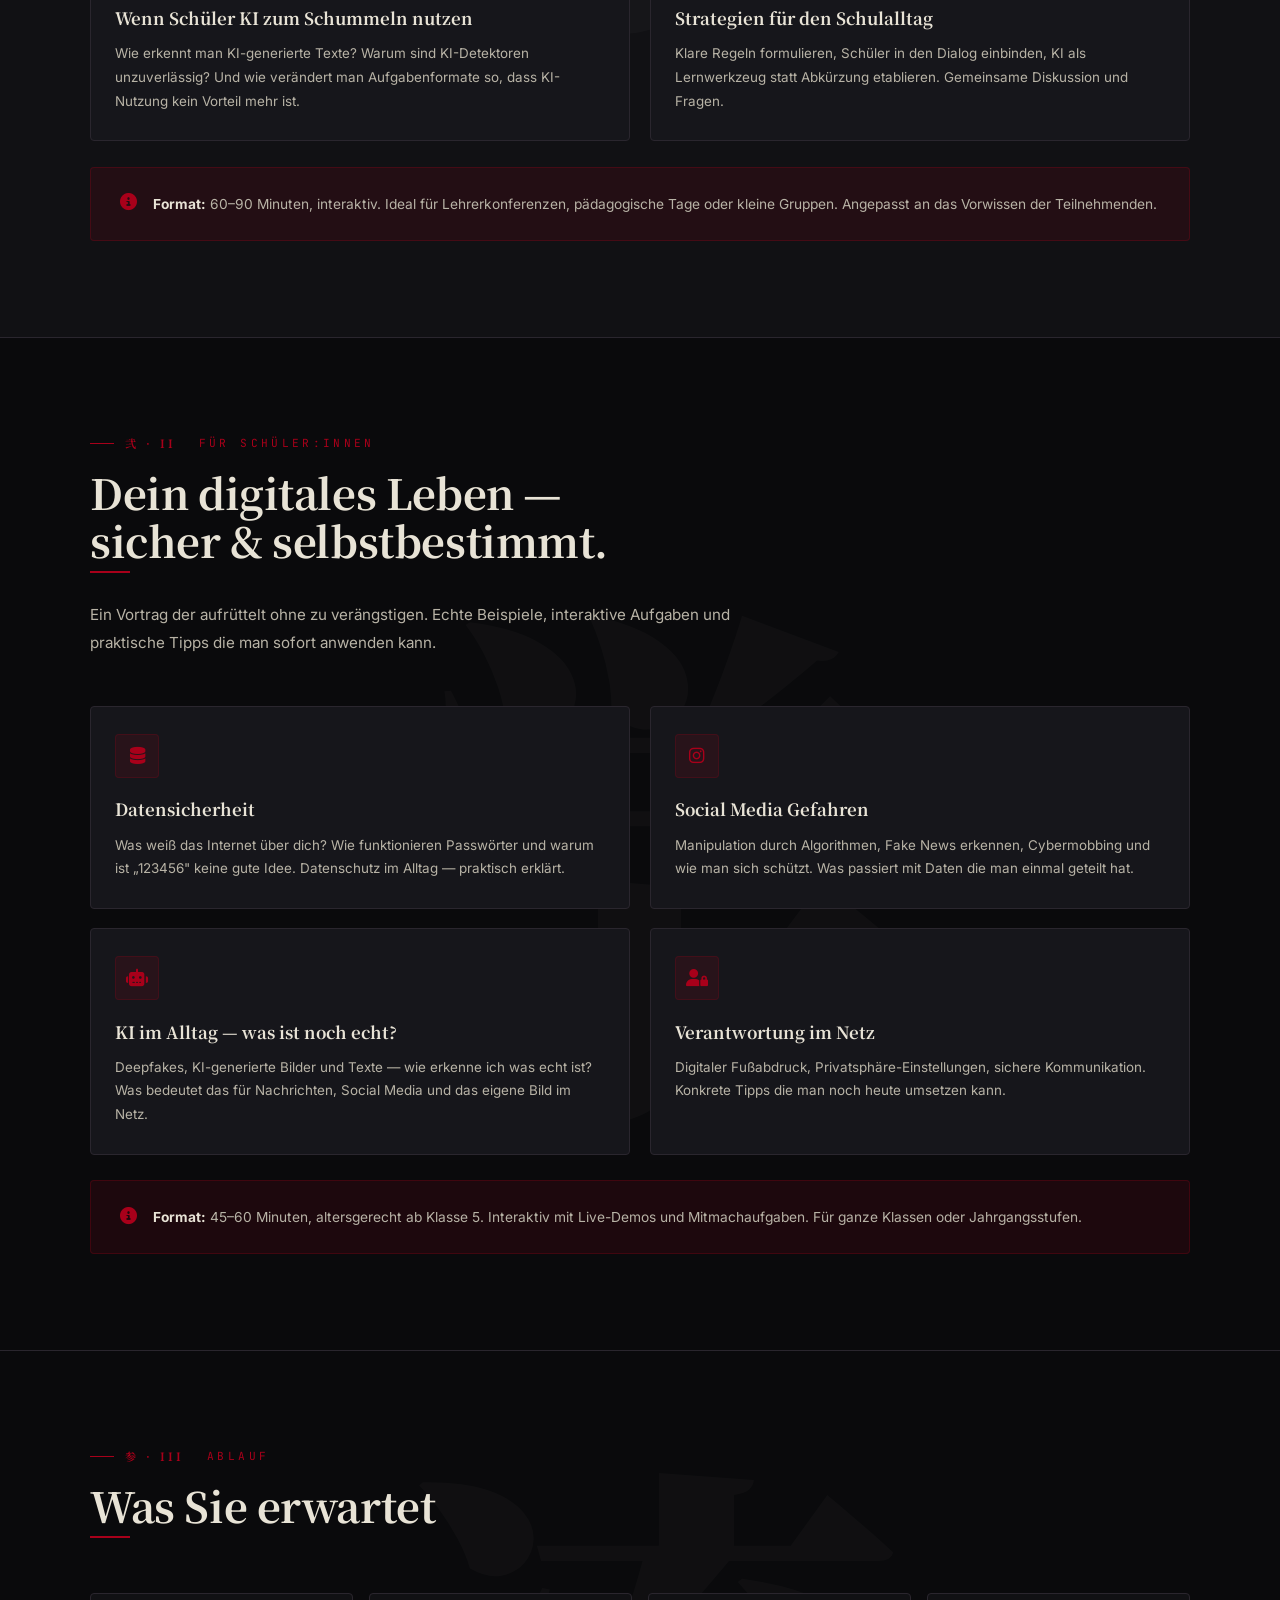
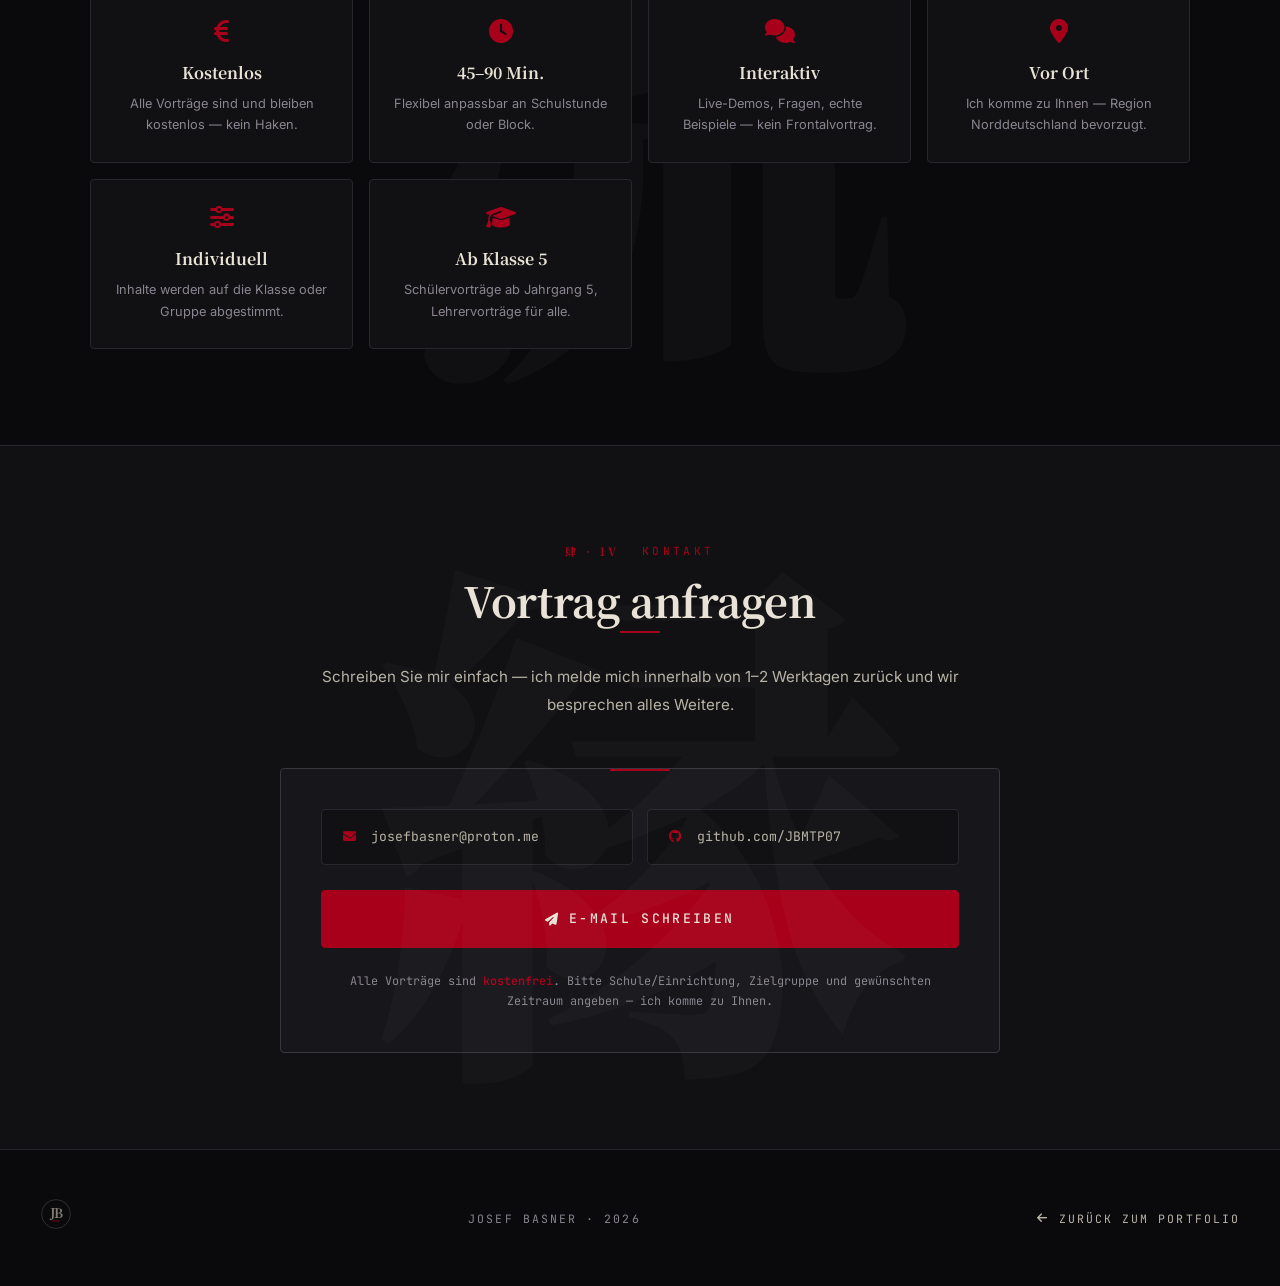
<file: talks.html>
<!DOCTYPE html>
<html lang="de">
<head>
  <meta charset="UTF-8" />
  <meta name="viewport" content="width=device-width, initial-scale=1.0" />
  <meta name="description" content="Josef Basner – Kostenlose Vorträge zu KI & Cybersecurity für Schulen. Für Lehrkräfte und Schüler." />
  <title>Schulvorträge – Josef Basner</title>
  <link rel="preconnect" href="https://fonts.googleapis.com" />
  <link rel="preconnect" href="https://fonts.gstatic.com" crossorigin />
  <link href="https://fonts.googleapis.com/css2?family=Noto+Serif+JP:wght@400;700;900&family=JetBrains+Mono:wght@300;400;500&family=Inter:wght@300;400;500;600&display=swap" rel="stylesheet" />
  <link rel="stylesheet" href="https://cdnjs.cloudflare.com/ajax/libs/font-awesome/6.5.0/css/all.min.css" />
  <link rel="icon" href="assets/logo.svg" type="image/svg+xml" />
  <style>

*, *::before, *::after { box-sizing: border-box; margin: 0; padding: 0; }
html { scroll-behavior: smooth; }

:root {
  --ink:        #0a0a0c;
  --ink-2:      #111114;
  --ink-3:      #16161b;
  --washi:      #e8e3d6;
  --washi-dim:  #b8b3a6;
  --blade:      #8a8590;
  --steel:      #2a262e;
  --steel-2:    #3a3640;
  --crimson:    #a8001a;
  --crimson-d:  rgba(168, 0, 26, 0.12);
  --gold:       #d4af37;
  --ff-jp:    'Noto Serif JP', serif;
  --ff-mono:  'JetBrains Mono', ui-monospace, monospace;
  --ff-sans:  'Inter', sans-serif;
  --ease:     0.35s cubic-bezier(0.25, 0.46, 0.45, 0.94);
  --ease-cut: 0.5s cubic-bezier(0.85, 0, 0.15, 1);
  --r:        4px;
}

body {
  background: var(--ink);
  color: var(--washi);
  font-family: var(--ff-sans);
  font-size: 16px;
  line-height: 1.7;
  overflow-x: hidden;
  -webkit-font-smoothing: antialiased;
}
a { text-decoration: none; color: inherit; }
::-webkit-scrollbar { width: 6px; }
::-webkit-scrollbar-track { background: var(--ink); }
::-webkit-scrollbar-thumb { background: var(--steel); border-radius: 3px; }

/* ===== NAV ===== */
#navbar {
  position: fixed;
  inset: 0 0 auto 0;
  z-index: 100;
  display: flex;
  align-items: center;
  justify-content: space-between;
  padding: 0.95rem 2rem;
  background: rgba(10, 10, 12, 0.72);
  backdrop-filter: blur(14px) saturate(140%);
  -webkit-backdrop-filter: blur(14px) saturate(140%);
  border-bottom: 1px solid transparent;
  transition: border-color var(--ease);
}
#navbar.scrolled { border-bottom-color: var(--steel); }

.nav-logo {
  display: flex; align-items: center; gap: 12px;
  color: var(--washi);
}
.nav-logo svg { width: 32px; height: 32px; }
.nav-mono {
  font-family: var(--ff-mono);
  font-size: 0.95rem; font-weight: 600;
  letter-spacing: 0.18em;
}
.nav-mono .blink { color: var(--crimson); animation: blink 1s step-end infinite; }

.nav-links { display: flex; gap: 2rem; align-items: center; }
.nav-links a {
  font-family: var(--ff-mono);
  font-size: 0.74rem;
  letter-spacing: 0.16em;
  color: var(--blade);
  text-transform: uppercase;
  position: relative;
  transition: color var(--ease);
  padding: 6px 0;
}
.nav-links a::after {
  content: ''; position: absolute;
  bottom: 0; left: 0;
  width: 100%; height: 1px;
  background: var(--crimson);
  transform: scaleX(0);
  transform-origin: right;
  transition: transform var(--ease-cut);
}
.nav-links a:hover { color: var(--washi); }
.nav-links a:hover::after { transform: scaleX(1); transform-origin: left; }
.nav-links a.active { color: var(--crimson); }
.nav-links a.active::after { transform: scaleX(1); }

.nav-cta {
  background: var(--crimson);
  color: var(--washi);
  font-family: var(--ff-mono);
  font-size: 0.74rem;
  font-weight: 500;
  letter-spacing: 0.16em;
  text-transform: uppercase;
  padding: 0.5rem 1.1rem;
  border-radius: var(--r);
  transition: all var(--ease);
}
.nav-cta:hover { background: var(--washi); color: var(--crimson); box-shadow: 0 0 18px rgba(168, 0, 26, 0.35); }

.hamburger {
  display: none;
  flex-direction: column;
  gap: 5px;
  background: transparent;
  border: none;
  cursor: pointer;
  padding: 4px;
}
.hamburger span {
  display: block;
  width: 22px; height: 1.5px;
  background: var(--washi-dim);
  border-radius: 2px;
  transition: all var(--ease);
}
.hamburger.active span:nth-child(1) { transform: rotate(45deg) translate(5px,5px); }
.hamburger.active span:nth-child(2) { opacity: 0; }
.hamburger.active span:nth-child(3) { transform: rotate(-45deg) translate(5px,-5px); }

.mobile-menu {
  position: fixed;
  top: 64px; left: 0; right: 0;
  z-index: 99;
  background: rgba(10, 10, 12, 0.97);
  border-bottom: 1px solid var(--steel);
  flex-direction: column;
  padding: 1.4rem 2rem;
  gap: 1.4rem;
  transform: translateY(-110%);
  transition: transform var(--ease);
  display: flex;
}
.mobile-menu.open { transform: translateY(0); }
.mobile-menu a {
  font-family: var(--ff-mono);
  font-size: 0.95rem;
  color: var(--washi-dim);
  letter-spacing: 0.12em;
  text-transform: uppercase;
}

/* ===== HERO ===== */
#hero {
  position: relative;
  min-height: 100vh;
  display: flex;
  align-items: center;
  padding: 8rem 2.5rem 5rem;
  overflow: hidden;
  background: radial-gradient(ellipse at 30% 50%, #14080c 0%, var(--ink) 70%);
}
#hero::before {
  content: '教';
  position: absolute;
  font-family: var(--ff-jp);
  font-weight: 900;
  font-size: clamp(380px, 60vw, 680px);
  color: var(--washi);
  opacity: 0.025;
  top: 50%; left: 50%;
  transform: translate(-50%, -50%);
  pointer-events: none;
  z-index: 0;
}

.hero-inner {
  position: relative;
  z-index: 1;
  max-width: 1100px;
  margin: 0 auto;
  width: 100%;
  display: grid;
  grid-template-columns: 1.1fr 1fr;
  gap: 4rem;
  align-items: center;
}

.hero-tag {
  font-family: var(--ff-mono);
  font-size: 0.7rem;
  color: var(--crimson);
  letter-spacing: 0.4em;
  text-transform: uppercase;
  margin-bottom: 1.6rem;
  display: flex;
  align-items: center;
  gap: 0.8rem;
}
.hero-tag::before {
  content: ''; width: 32px; height: 1px; background: var(--crimson);
}

.hero-title {
  font-family: var(--ff-jp);
  font-size: clamp(2.2rem, 5vw, 3.6rem);
  font-weight: 900;
  line-height: 1.1;
  letter-spacing: -0.01em;
  margin-bottom: 1.4rem;
  color: var(--washi);
}
.hero-title .accent { color: var(--crimson); }

.hero-desc {
  font-size: 1rem;
  color: var(--washi-dim);
  line-height: 1.85;
  max-width: 480px;
  margin-bottom: 2.2rem;
}

.hero-chips {
  display: flex;
  flex-wrap: wrap;
  gap: 0.5rem;
  margin-bottom: 2.5rem;
}
.chip {
  font-family: var(--ff-mono);
  font-size: 0.7rem;
  padding: 0.3rem 0.7rem;
  border-radius: 3px;
  border: 1px solid var(--steel-2);
  color: var(--washi-dim);
  background: rgba(232, 227, 214, 0.03);
  letter-spacing: 0.04em;
}
.chip.crimson {
  color: var(--crimson);
  border-color: rgba(168, 0, 26, 0.3);
  background: var(--crimson-d);
}

.hero-cta {
  display: flex;
  gap: 0.9rem;
  flex-wrap: wrap;
}
.btn-primary {
  background: var(--crimson);
  color: var(--washi);
  border: 1px solid var(--crimson);
  font-family: var(--ff-mono);
  font-size: 0.78rem;
  font-weight: 500;
  letter-spacing: 0.18em;
  text-transform: uppercase;
  padding: 0.85rem 1.5rem;
  border-radius: var(--r);
  display: inline-flex;
  align-items: center;
  gap: 0.5rem;
  transition: all var(--ease);
  cursor: pointer;
}
.btn-primary:hover { background: var(--washi); color: var(--crimson); box-shadow: 0 0 24px rgba(168,0,26,0.35); }

.btn-ghost {
  background: transparent;
  color: var(--washi-dim);
  border: 1px solid var(--steel-2);
  font-family: var(--ff-mono);
  font-size: 0.78rem;
  letter-spacing: 0.18em;
  text-transform: uppercase;
  padding: 0.85rem 1.5rem;
  border-radius: var(--r);
  display: inline-flex;
  align-items: center;
  gap: 0.5rem;
  transition: all var(--ease);
}
.btn-ghost:hover { color: var(--washi); border-color: var(--crimson); }

/* HERO RIGHT */
.hero-right {
  display: flex;
  flex-direction: column;
  gap: 1rem;
}
.audience-teaser {
  border: 1px solid var(--steel-2);
  border-radius: var(--r);
  background: var(--ink-3);
  padding: 1.4rem 1.5rem;
  display: flex;
  align-items: center;
  gap: 1.1rem;
  transition: all var(--ease);
  cursor: default;
  position: relative;
  overflow: hidden;
}
.audience-teaser::before {
  content: '';
  position: absolute;
  top: 0; left: 0;
  width: 3px; height: 100%;
  background: var(--crimson);
  transform: scaleY(0);
  transform-origin: bottom;
  transition: transform var(--ease-cut);
}
.audience-teaser:hover { transform: translateX(4px); border-color: var(--steel-2); }
.audience-teaser:hover::before { transform: scaleY(1); transform-origin: top; }

.at-icon {
  width: 48px; height: 48px;
  border-radius: var(--r);
  display: grid; place-items: center;
  flex-shrink: 0;
  font-size: 1.2rem;
  background: var(--crimson-d);
  color: var(--crimson);
  border: 1px solid rgba(168, 0, 26, 0.25);
}
.at-label {
  font-family: var(--ff-mono);
  font-size: 0.62rem;
  letter-spacing: 0.25em;
  text-transform: uppercase;
  margin-bottom: 0.25rem;
  color: var(--crimson);
}
.at-title { font-family: var(--ff-jp); font-size: 1rem; font-weight: 700; margin-bottom: 0.2rem; }
.at-sub { font-size: 0.78rem; color: var(--blade); }

.hero-free {
  text-align: center;
  font-family: var(--ff-mono);
  font-size: 0.72rem;
  color: var(--blade);
  padding: 0.85rem;
  border: 1px dashed var(--steel-2);
  border-radius: var(--r);
  letter-spacing: 0.05em;
}
.hero-free .free { color: var(--crimson); font-weight: 600; }

/* ===== SECTIONS ===== */
section { padding: 6rem 2.5rem; position: relative; overflow: hidden; }
section + section { border-top: 1px solid var(--steel); }
.section-inner { max-width: 1100px; margin: 0 auto; position: relative; z-index: 5; }

.ghost-kanji {
  position: absolute;
  font-family: var(--ff-jp);
  font-weight: 900;
  font-size: clamp(280px, 48vw, 540px);
  color: var(--washi);
  opacity: 0.022;
  top: 50%; left: 50%;
  transform: translate(-50%, -50%);
  pointer-events: none;
  user-select: none;
  z-index: 1;
}

.section-header { margin-bottom: 3rem; }
.section-tag {
  font-family: var(--ff-mono);
  font-size: 0.7rem;
  letter-spacing: 0.3em;
  text-transform: uppercase;
  color: var(--crimson);
  margin-bottom: 1rem;
  display: flex;
  align-items: center;
  gap: 0.7rem;
}
.section-tag::before {
  content: '';
  width: 24px; height: 1px;
  background: var(--crimson);
}
.section-num {
  font-family: var(--ff-jp);
  font-weight: 700;
  margin-right: 0.7rem;
}

.section-title {
  font-family: var(--ff-jp);
  font-size: clamp(1.8rem, 4vw, 2.6rem);
  font-weight: 700;
  letter-spacing: -0.01em;
  line-height: 1.15;
  margin-bottom: 0.9rem;
  color: var(--washi);
  position: relative;
  display: inline-block;
}
.section-title::after {
  content: '';
  position: absolute;
  bottom: -8px; left: 0;
  width: 40px; height: 2px;
  background: var(--crimson);
}
.section-sub {
  font-size: 0.95rem;
  color: var(--washi-dim);
  max-width: 640px;
  line-height: 1.85;
  margin-top: 1.4rem;
}

/* fade-in */
.fade-in {
  opacity: 0;
  transform: translateY(22px);
  transition: opacity 0.7s ease, transform 0.7s ease;
}
.fade-in.visible { opacity: 1; transform: translateY(0); }

/* ===== TRACK SECTION ===== */
#lehrer { background: var(--ink-2); }

.track-grid {
  display: grid;
  grid-template-columns: 1fr 1fr;
  gap: 1.2rem;
}

.topic-card {
  background: var(--ink-3);
  border: 1px solid var(--steel);
  border-radius: var(--r);
  padding: 1.7rem 1.5rem;
  transition: all var(--ease);
  position: relative;
  overflow: hidden;
}
.topic-card::after {
  content: '';
  position: absolute;
  bottom: 0; left: 0;
  width: 0; height: 1px;
  background: var(--crimson);
  transition: width var(--ease-cut);
}
.topic-card:hover {
  transform: translateY(-3px);
  border-color: var(--steel-2);
  background: var(--ink-2);
  box-shadow: 0 14px 40px rgba(168, 0, 26, 0.08);
}
.topic-card:hover::after { width: 100%; }

.tc-icon {
  width: 44px; height: 44px;
  border-radius: var(--r);
  display: grid;
  place-items: center;
  font-size: 1.1rem;
  margin-bottom: 1.1rem;
  background: var(--crimson-d);
  color: var(--crimson);
  border: 1px solid rgba(168, 0, 26, 0.2);
}

.tc-title {
  font-family: var(--ff-jp);
  font-size: 1.05rem;
  font-weight: 700;
  margin-bottom: 0.6rem;
  color: var(--washi);
}
.tc-desc {
  font-size: 0.84rem;
  color: var(--washi-dim);
  line-height: 1.75;
}

.highlight-box {
  border: 1px solid rgba(168, 0, 26, 0.25);
  background: var(--crimson-d);
  border-radius: var(--r);
  padding: 1.5rem 1.8rem;
  margin-top: 1.6rem;
  display: flex;
  align-items: flex-start;
  gap: 1rem;
}
.highlight-box i {
  font-size: 1.05rem;
  color: var(--crimson);
  flex-shrink: 0;
  margin-top: 0.15rem;
}
.highlight-box p { font-size: 0.86rem; color: var(--washi-dim); line-height: 1.75; }
.highlight-box strong { color: var(--washi); }

/* ===== FORMAT ===== */
#format { background: var(--ink); }

.format-grid {
  display: grid;
  grid-template-columns: repeat(auto-fill, minmax(220px, 1fr));
  gap: 1rem;
  margin-top: 3rem;
}
.format-card {
  background: var(--ink-2);
  border: 1px solid var(--steel);
  border-radius: var(--r);
  padding: 1.6rem 1.3rem;
  text-align: center;
  transition: all var(--ease);
}
.format-card:hover {
  border-color: rgba(168, 0, 26, 0.3);
  transform: translateY(-2px);
  background: var(--ink-3);
}
.format-card i {
  font-size: 1.5rem;
  color: var(--crimson);
  margin-bottom: 1rem;
  display: block;
}
.format-card h3 {
  font-family: var(--ff-jp);
  font-size: 1rem;
  font-weight: 700;
  margin-bottom: 0.4rem;
  color: var(--washi);
}
.format-card p {
  font-size: 0.8rem;
  color: var(--blade);
}

/* ===== BOOKING ===== */
#booking { background: var(--ink-2); }

.booking-inner {
  max-width: 720px;
  margin: 0 auto;
  text-align: center;
}
.booking-inner .section-tag { justify-content: center; }
.booking-inner .section-tag::before { display: none; }
.booking-inner .section-title { display: inline-block; }
.booking-inner .section-title::after { left: 50%; transform: translateX(-50%); }
.booking-inner .section-sub { margin: 1.5rem auto 0; }

.booking-card {
  margin-top: 3rem;
  background: var(--ink-3);
  border: 1px solid var(--steel-2);
  border-radius: var(--r);
  padding: 2.5rem;
  position: relative;
}
.booking-card::before {
  content: '';
  position: absolute;
  top: 0; left: 50%;
  transform: translateX(-50%);
  width: 60px; height: 2px;
  background: var(--crimson);
}

.booking-options {
  display: grid;
  grid-template-columns: 1fr 1fr;
  gap: 0.9rem;
  margin-bottom: 1.6rem;
}
.booking-option {
  display: flex;
  align-items: center;
  gap: 0.85rem;
  padding: 1rem 1.2rem;
  border: 1px solid var(--steel);
  border-radius: var(--r);
  background: var(--ink-2);
  font-family: var(--ff-mono);
  font-size: 0.82rem;
  color: var(--washi-dim);
  transition: all var(--ease);
}
.booking-option:hover {
  border-color: var(--crimson);
  color: var(--washi);
  transform: translateX(3px);
}
.booking-option i { color: var(--crimson); width: 16px; text-align: center; }

.btn-book {
  width: 100%;
  justify-content: center;
  font-size: 0.82rem;
  padding: 1.05rem 1.5rem;
}

.booking-note {
  font-family: var(--ff-mono);
  font-size: 0.74rem;
  color: var(--blade);
  margin-top: 1.4rem;
  line-height: 1.75;
}
.booking-note .free { color: var(--crimson); font-weight: 600; }

/* ===== FOOTER ===== */
footer {
  padding: 3rem 2.5rem;
  border-top: 1px solid var(--steel);
  display: flex;
  align-items: center;
  justify-content: space-between;
  flex-wrap: wrap;
  gap: 1rem;
  background: var(--ink);
}
.footer-logo svg { width: 32px; height: 32px; color: var(--washi-dim); }
.footer-copy {
  font-family: var(--ff-mono);
  font-size: 0.72rem;
  color: var(--blade);
  letter-spacing: 0.18em;
  text-transform: uppercase;
}
.footer-back {
  font-family: var(--ff-mono);
  font-size: 0.72rem;
  color: var(--washi-dim);
  letter-spacing: 0.18em;
  text-transform: uppercase;
  display: flex;
  align-items: center;
  gap: 0.6rem;
  transition: color var(--ease);
}
.footer-back:hover { color: var(--crimson); }

@keyframes blink { 0%, 100% { opacity: 1; } 50% { opacity: 0; } }

/* ===== RESPONSIVE ===== */
@media (max-width: 900px) {
  .hero-inner { grid-template-columns: 1fr; gap: 3rem; }
  .track-grid { grid-template-columns: 1fr; }
  .booking-options { grid-template-columns: 1fr; }
}
@media (max-width: 768px) {
  .nav-links, .nav-cta { display: none; }
  .hamburger { display: flex; }
  .nav-mono { display: none; }
  #hero { padding: 7rem 1.5rem 4rem; }
  section { padding: 4.5rem 1.5rem; }
}
@media (max-width: 480px) {
  .hero-cta { flex-direction: column; align-items: stretch; }
  .format-grid { grid-template-columns: 1fr 1fr; }
}
@media (prefers-reduced-motion: reduce) {
  *, *::before, *::after {
    animation-duration: 0.01ms !important;
    animation-iteration-count: 1 !important;
    transition-duration: 0.01ms !important;
  }
}

  </style>
</head>
<body>

  <!-- NAV -->
  <nav id="navbar">
    <a href="index.html" class="nav-logo" aria-label="Josef Basner — home">
      <svg viewBox="0 0 120 120" aria-hidden="true">
        <circle cx="60" cy="60" r="54" fill="none" stroke="currentColor" stroke-width="1.6"/>
        <circle cx="60" cy="60" r="48" fill="none" stroke="currentColor" stroke-width="0.6" stroke-dasharray="2.2 3" opacity="0.45"/>
        <line x1="93" y1="22" x2="106" y2="9" stroke="#a8001a" stroke-width="2.4" stroke-linecap="round"/>
        <text x="60" y="74" text-anchor="middle" font-family="Noto Serif JP" font-size="48" font-weight="700" fill="currentColor" letter-spacing="-3">JB</text>
        <line x1="47" y1="86" x2="73" y2="86" stroke="#a8001a" stroke-width="2.4" stroke-linecap="round"/>
      </svg>
      <span class="nav-mono">JB<span class="blink">_</span></span>
    </a>
    <div class="nav-links">
      <a href="index.html">PORTFOLIO</a>
      <a href="index.html#skills">SKILLS</a>
      <a href="index.html#projects">PROJEKTE</a>
      <a href="talks.html" class="active">TALKS</a>
    </div>
    <a href="mailto:josefbasner@proton.me" class="nav-cta">VORTRAG ANFRAGEN</a>
    <button class="hamburger" id="hamburger" aria-label="Menu"><span></span><span></span><span></span></button>
  </nav>

  <div class="mobile-menu" id="mobile-menu">
    <a href="index.html">PORTFOLIO</a>
    <a href="index.html#skills">SKILLS</a>
    <a href="index.html#projects">PROJEKTE</a>
    <a href="talks.html">TALKS</a>
    <a href="mailto:josefbasner@proton.me" class="nav-cta" style="align-self:flex-start;margin-top:0.5rem">VORTRAG ANFRAGEN</a>
  </div>

  <!-- HERO -->
  <section id="hero">
    <div class="hero-inner">

      <div class="hero-left fade-in">
        <div class="hero-tag">SCHULVORTRÄGE · KOSTENLOS</div>
        <h1 class="hero-title">
          KI &amp; Cyber&shy;security<br>
          <span class="accent">direkt</span> in die<br>
          Schule.
        </h1>
        <p class="hero-desc">
          Ich bringe aktuelle Themen rund um Künstliche Intelligenz und digitale Sicherheit direkt ins Klassenzimmer — praxisnah, verständlich und kostenlos.
        </p>
        <div class="hero-chips">
          <span class="chip crimson">Datensicherheit</span>
          <span class="chip">KI im Unterricht</span>
          <span class="chip crimson">Social Media</span>
          <span class="chip">LLMs &amp; ChatGPT</span>
          <span class="chip crimson">Deepfakes</span>
          <span class="chip">Medienkompetenz</span>
        </div>
        <div class="hero-cta">
          <a href="#booking" class="btn-primary">
            <i class="fa-solid fa-envelope"></i> Vortrag anfragen
          </a>
          <a href="#lehrer" class="btn-ghost">
            Themen ansehen <i class="fa-solid fa-arrow-down"></i>
          </a>
        </div>
      </div>

      <div class="hero-right fade-in">
        <div class="audience-teaser">
          <div class="at-icon"><i class="fa-solid fa-chalkboard-user"></i></div>
          <div>
            <div class="at-label">FÜR LEHRKRÄFTE</div>
            <div class="at-title">KI im Klassenzimmer verstehen</div>
            <div class="at-sub">Chancen, Risiken &amp; praktische Strategien</div>
          </div>
        </div>
        <div class="audience-teaser">
          <div class="at-icon"><i class="fa-solid fa-users"></i></div>
          <div>
            <div class="at-label">FÜR SCHÜLER:INNEN</div>
            <div class="at-title">Dein digitales Leben — sicher &amp; selbstbestimmt</div>
            <div class="at-sub">Datenschutz, Social Media &amp; KI-Risiken</div>
          </div>
        </div>
        <div class="hero-free">
          Alle Vorträge sind <span class="free">100% kostenlos</span> — Eigeninitiative, kein Auftrag
        </div>
      </div>

    </div>
  </section>

  <!-- LEHRER -->
  <section id="lehrer">
    <div class="ghost-kanji">師</div>
    <div class="section-inner">
      <div class="section-header fade-in">
        <div class="section-tag"><span class="section-num">壱 · I</span> Für Lehrkräfte</div>
        <h2 class="section-title">KI im Klassenzimmer —<br>Fluch oder Segen?</h2>
        <p class="section-sub">Ein Vortrag für Lehrpersonen, der kein Technik-Vorwissen voraussetzt. Praxisnah, ehrlich und mit konkreten Strategien für den Schulalltag.</p>
      </div>

      <div class="track-grid fade-in">
        <div class="topic-card">
          <div class="tc-icon"><i class="fa-solid fa-brain"></i></div>
          <div class="tc-title">Wie funktioniert KI wirklich?</div>
          <p class="tc-desc">Verständliche Erklärung was hinter ChatGPT, Gemini &amp; Co. steckt — ohne Fachchinesisch. Was kann KI, was kann sie nicht, und warum irrt sie sich manchmal einfach.</p>
        </div>
        <div class="topic-card">
          <div class="tc-icon"><i class="fa-solid fa-lightbulb"></i></div>
          <div class="tc-title">KI sinnvoll im Unterricht nutzen</div>
          <p class="tc-desc">Konkrete Beispiele wie KI Lehrkräfte entlasten kann — Unterrichtsvorbereitung, Differenzierung, Feedback. Was funktioniert, was nicht.</p>
        </div>
        <div class="topic-card">
          <div class="tc-icon"><i class="fa-solid fa-triangle-exclamation"></i></div>
          <div class="tc-title">Wenn Schüler KI zum Schummeln nutzen</div>
          <p class="tc-desc">Wie erkennt man KI-generierte Texte? Warum sind KI-Detektoren unzuverlässig? Und wie verändert man Aufgabenformate so, dass KI-Nutzung kein Vorteil mehr ist.</p>
        </div>
        <div class="topic-card">
          <div class="tc-icon"><i class="fa-solid fa-shield-halved"></i></div>
          <div class="tc-title">Strategien für den Schulalltag</div>
          <p class="tc-desc">Klare Regeln formulieren, Schüler in den Dialog einbinden, KI als Lernwerkzeug statt Abkürzung etablieren. Gemeinsame Diskussion und Fragen.</p>
        </div>
      </div>

      <div class="highlight-box fade-in">
        <i class="fa-solid fa-circle-info"></i>
        <p><strong>Format:</strong> 60–90 Minuten, interaktiv. Ideal für Lehrerkonferenzen, pädagogische Tage oder kleine Gruppen. Angepasst an das Vorwissen der Teilnehmenden.</p>
      </div>
    </div>
  </section>

  <!-- SCHÜLER -->
  <section id="schueler">
    <div class="ghost-kanji">学</div>
    <div class="section-inner">
      <div class="section-header fade-in">
        <div class="section-tag"><span class="section-num">弐 · II</span> Für Schüler:innen</div>
        <h2 class="section-title">Dein digitales Leben —<br>sicher &amp; selbstbestimmt.</h2>
        <p class="section-sub">Ein Vortrag der aufrüttelt ohne zu verängstigen. Echte Beispiele, interaktive Aufgaben und praktische Tipps die man sofort anwenden kann.</p>
      </div>

      <div class="track-grid fade-in">
        <div class="topic-card">
          <div class="tc-icon"><i class="fa-solid fa-database"></i></div>
          <div class="tc-title">Datensicherheit</div>
          <p class="tc-desc">Was weiß das Internet über dich? Wie funktionieren Passwörter und warum ist „123456" keine gute Idee. Datenschutz im Alltag — praktisch erklärt.</p>
        </div>
        <div class="topic-card">
          <div class="tc-icon"><i class="fa-brands fa-instagram"></i></div>
          <div class="tc-title">Social Media Gefahren</div>
          <p class="tc-desc">Manipulation durch Algorithmen, Fake News erkennen, Cybermobbing und wie man sich schützt. Was passiert mit Daten die man einmal geteilt hat.</p>
        </div>
        <div class="topic-card">
          <div class="tc-icon"><i class="fa-solid fa-robot"></i></div>
          <div class="tc-title">KI im Alltag — was ist noch echt?</div>
          <p class="tc-desc">Deepfakes, KI-generierte Bilder und Texte — wie erkenne ich was echt ist? Was bedeutet das für Nachrichten, Social Media und das eigene Bild im Netz.</p>
        </div>
        <div class="topic-card">
          <div class="tc-icon"><i class="fa-solid fa-user-lock"></i></div>
          <div class="tc-title">Verantwortung im Netz</div>
          <p class="tc-desc">Digitaler Fußabdruck, Privatsphäre-Einstellungen, sichere Kommunikation. Konkrete Tipps die man noch heute umsetzen kann.</p>
        </div>
      </div>

      <div class="highlight-box fade-in">
        <i class="fa-solid fa-circle-info"></i>
        <p><strong>Format:</strong> 45–60 Minuten, altersgerecht ab Klasse 5. Interaktiv mit Live-Demos und Mitmachaufgaben. Für ganze Klassen oder Jahrgangsstufen.</p>
      </div>
    </div>
  </section>

  <!-- FORMAT -->
  <section id="format">
    <div class="ghost-kanji">流</div>
    <div class="section-inner">
      <div class="section-header fade-in">
        <div class="section-tag"><span class="section-num">参 · III</span> Ablauf</div>
        <h2 class="section-title">Was Sie erwartet</h2>
      </div>
      <div class="format-grid fade-in">
        <div class="format-card">
          <i class="fa-solid fa-euro-sign"></i>
          <h3>Kostenlos</h3>
          <p>Alle Vorträge sind und bleiben kostenlos — kein Haken.</p>
        </div>
        <div class="format-card">
          <i class="fa-solid fa-clock"></i>
          <h3>45–90 Min.</h3>
          <p>Flexibel anpassbar an Schulstunde oder Block.</p>
        </div>
        <div class="format-card">
          <i class="fa-solid fa-comments"></i>
          <h3>Interaktiv</h3>
          <p>Live-Demos, Fragen, echte Beispiele — kein Frontalvortrag.</p>
        </div>
        <div class="format-card">
          <i class="fa-solid fa-location-dot"></i>
          <h3>Vor Ort</h3>
          <p>Ich komme zu Ihnen — Region Norddeutschland bevorzugt.</p>
        </div>
        <div class="format-card">
          <i class="fa-solid fa-sliders"></i>
          <h3>Individuell</h3>
          <p>Inhalte werden auf die Klasse oder Gruppe abgestimmt.</p>
        </div>
        <div class="format-card">
          <i class="fa-solid fa-graduation-cap"></i>
          <h3>Ab Klasse 5</h3>
          <p>Schülervorträge ab Jahrgang 5, Lehrervorträge für alle.</p>
        </div>
      </div>
    </div>
  </section>

  <!-- BOOKING -->
  <section id="booking">
    <div class="ghost-kanji">縁</div>
    <div class="booking-inner">
      <div class="section-header fade-in">
        <div class="section-tag"><span class="section-num">肆 · IV</span> Kontakt</div>
        <h2 class="section-title">Vortrag anfragen</h2>
        <p class="section-sub">Schreiben Sie mir einfach — ich melde mich innerhalb von 1–2 Werktagen zurück und wir besprechen alles Weitere.</p>
      </div>
      <div class="booking-card fade-in">
        <div class="booking-options">
          <a href="mailto:josefbasner@proton.me?subject=Schulvortrag%20Anfrage" class="booking-option">
            <i class="fa-solid fa-envelope"></i> josefbasner@proton.me
          </a>
          <a href="https://github.com/JBMTP07" target="_blank" rel="noopener" class="booking-option">
            <i class="fab fa-github"></i> github.com/JBMTP07
          </a>
        </div>
        <a href="mailto:josefbasner@proton.me?subject=Schulvortrag%20Anfrage&body=Hallo%20Josef%2C%0A%0Awir%20w%C3%BCrden%20gerne%20einen%20Vortrag%20anfragen.%0A%0ASchule%2FEinrichtung%3A%20%0AZielgruppe%20(Lehrkr%C3%A4fte%2FKlasse)%3A%20%0AGew%C3%BCnschter%20Zeitraum%3A%20%0ASonstiges%3A%20%0A%0AVielen%20Dank!" class="btn-primary btn-book">
          <i class="fa-solid fa-paper-plane"></i> E-Mail schreiben
        </a>
        <p class="booking-note">
          Alle Vorträge sind <span class="free">kostenfrei</span>. Bitte Schule/Einrichtung, Zielgruppe und gewünschten Zeitraum angeben — ich komme zu Ihnen.
        </p>
      </div>
    </div>
  </section>

  <!-- FOOTER -->
  <footer>
    <div class="footer-logo">
      <svg viewBox="0 0 120 120" aria-hidden="true">
        <circle cx="60" cy="60" r="54" fill="none" stroke="currentColor" stroke-width="1.6" opacity="0.5"/>
        <text x="60" y="74" text-anchor="middle" font-family="Noto Serif JP" font-size="48" font-weight="700" fill="currentColor" letter-spacing="-3" opacity="0.7">JB</text>
        <line x1="47" y1="86" x2="73" y2="86" stroke="#a8001a" stroke-width="2.4" stroke-linecap="round"/>
      </svg>
    </div>
    <div class="footer-copy">JOSEF BASNER · 2026</div>
    <a href="index.html" class="footer-back"><i class="fa-solid fa-arrow-left"></i> ZURÜCK ZUM PORTFOLIO</a>
  </footer>

  <script>
    const navbar = document.getElementById('navbar');
    window.addEventListener('scroll', () => {
      navbar.classList.toggle('scrolled', window.scrollY > 30);
    }, { passive: true });

    const hamburger = document.getElementById('hamburger');
    const mobileMenu = document.getElementById('mobile-menu');
    hamburger.addEventListener('click', () => {
      hamburger.classList.toggle('active');
      mobileMenu.classList.toggle('open');
    });
    mobileMenu.querySelectorAll('a').forEach(a =>
      a.addEventListener('click', () => {
        hamburger.classList.remove('active');
        mobileMenu.classList.remove('open');
      })
    );

    const io = new IntersectionObserver(entries => {
      entries.forEach(e => {
        if (e.isIntersecting) { e.target.classList.add('visible'); io.unobserve(e.target); }
      });
    }, { threshold: 0.1 });
    document.querySelectorAll('.fade-in').forEach(el => io.observe(el));

    document.querySelector('footer').scrollIntoView; // noop, kept for parity
  </script>

</body>
</html>
</file>
